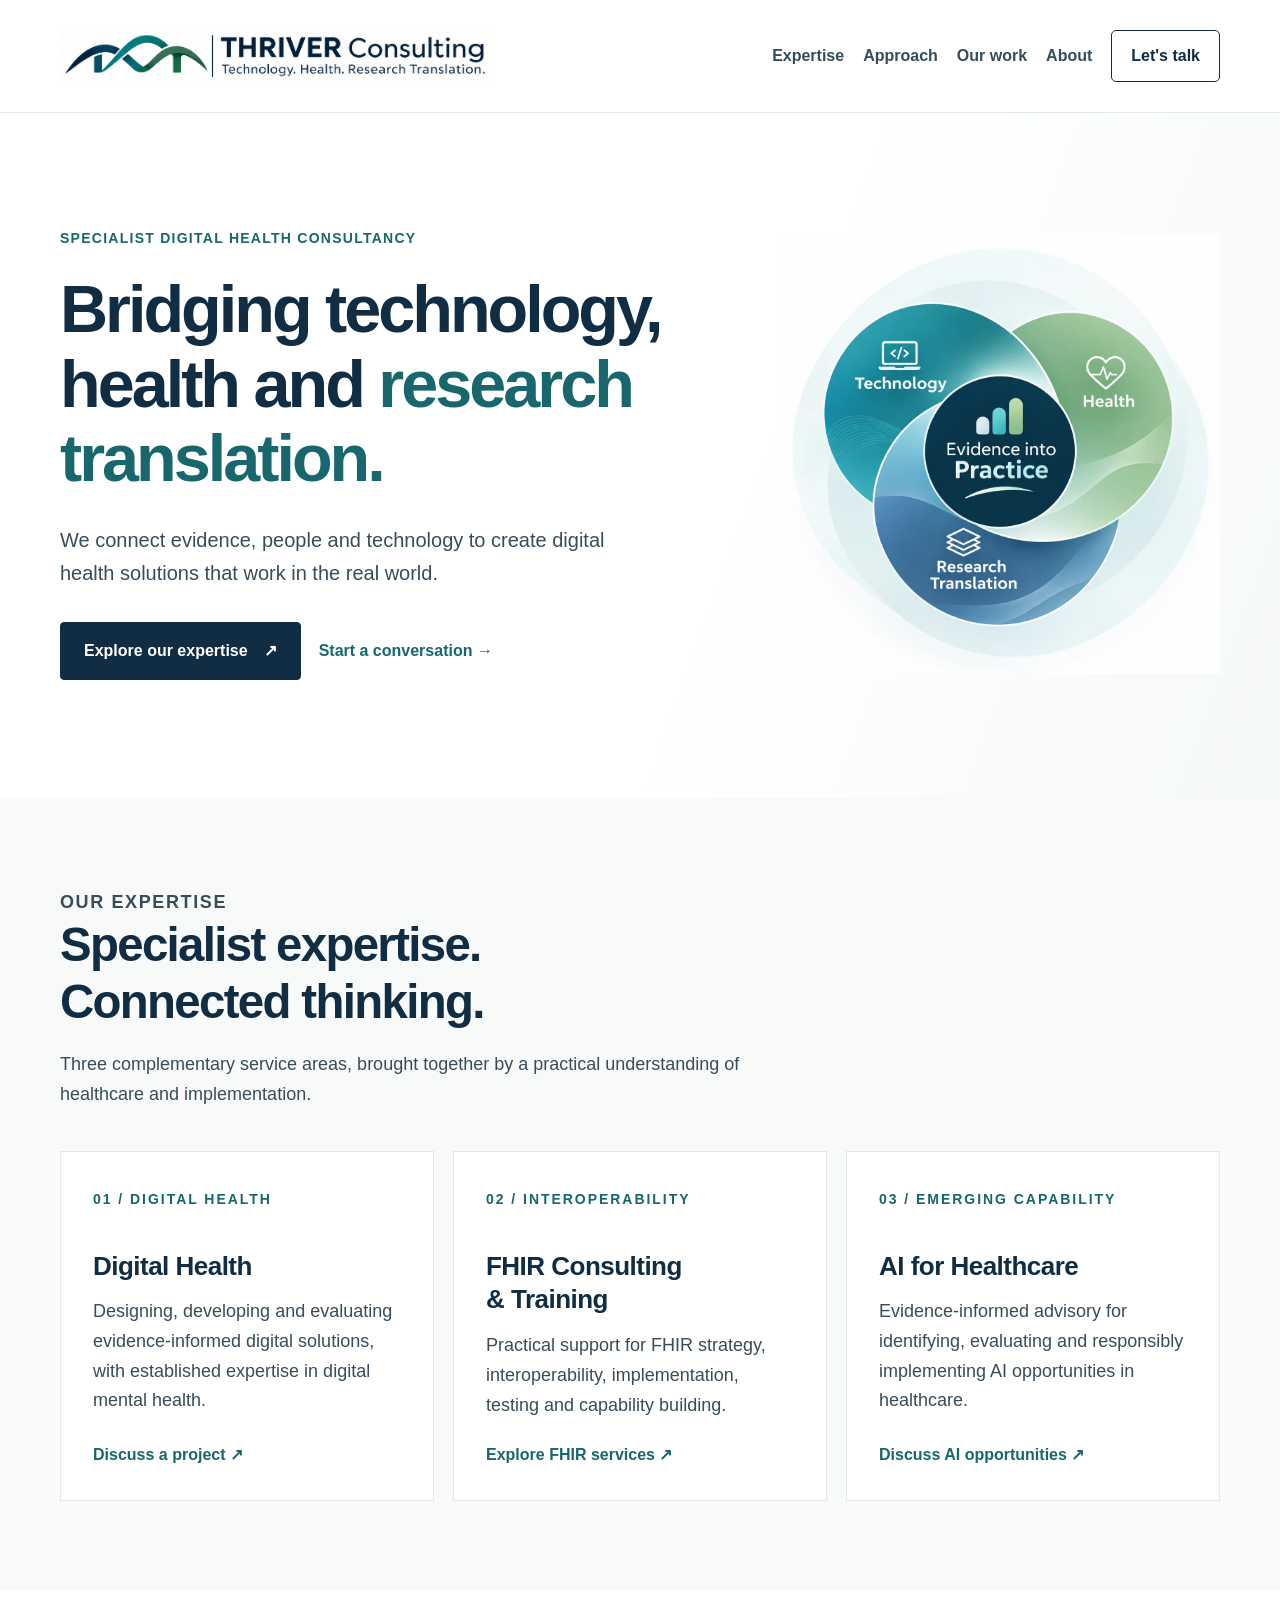
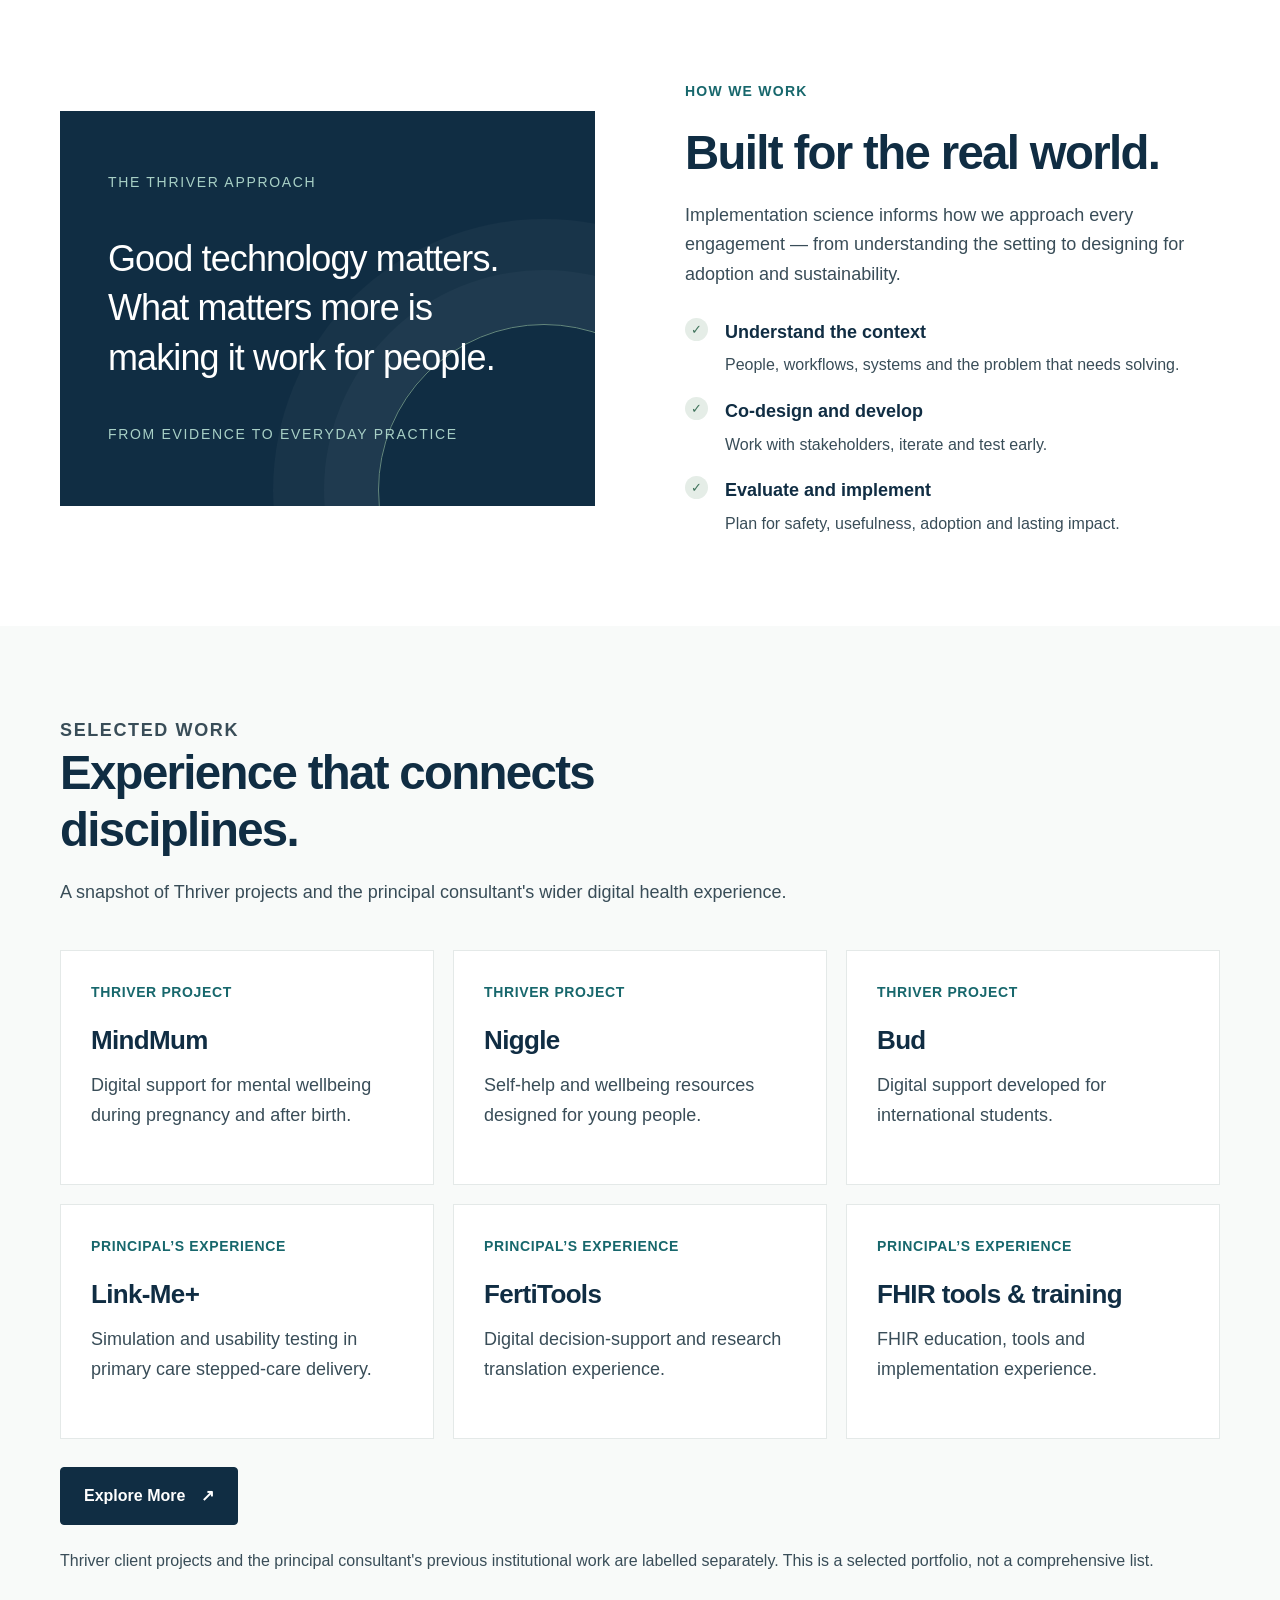
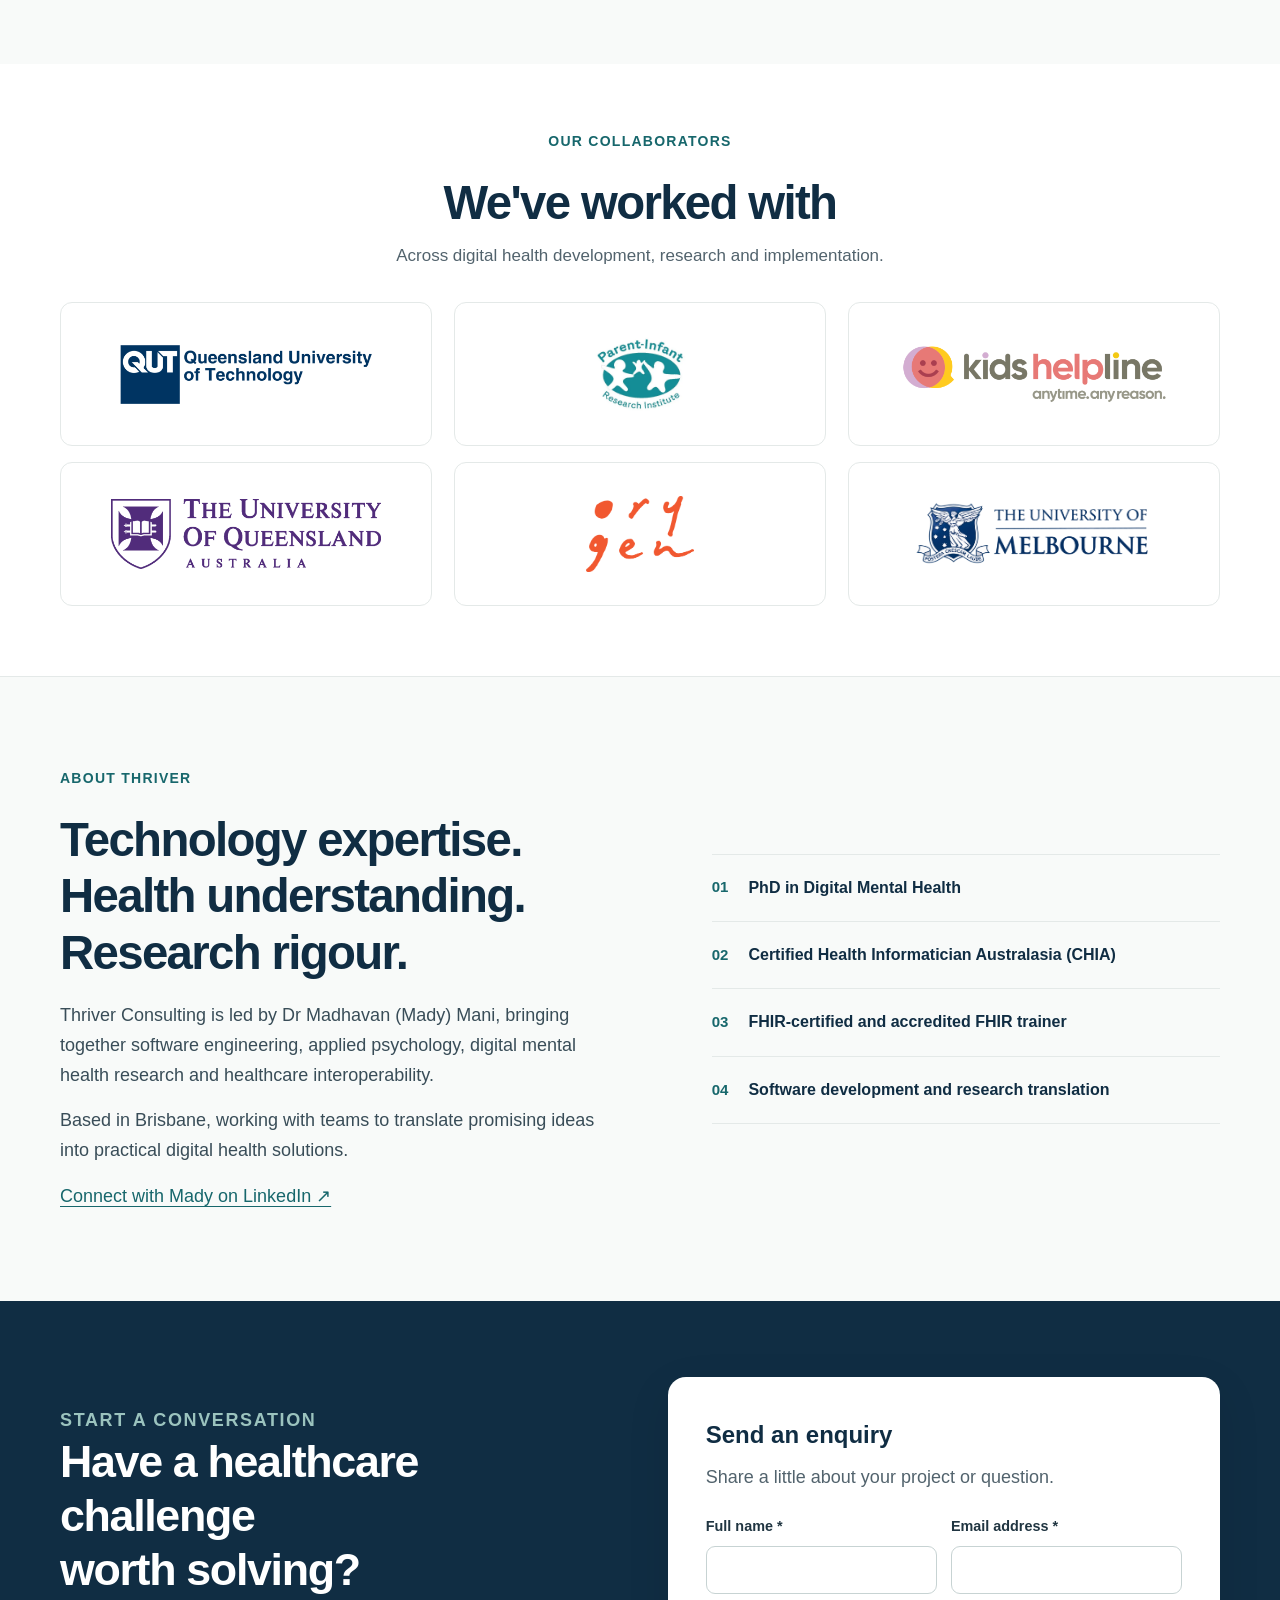
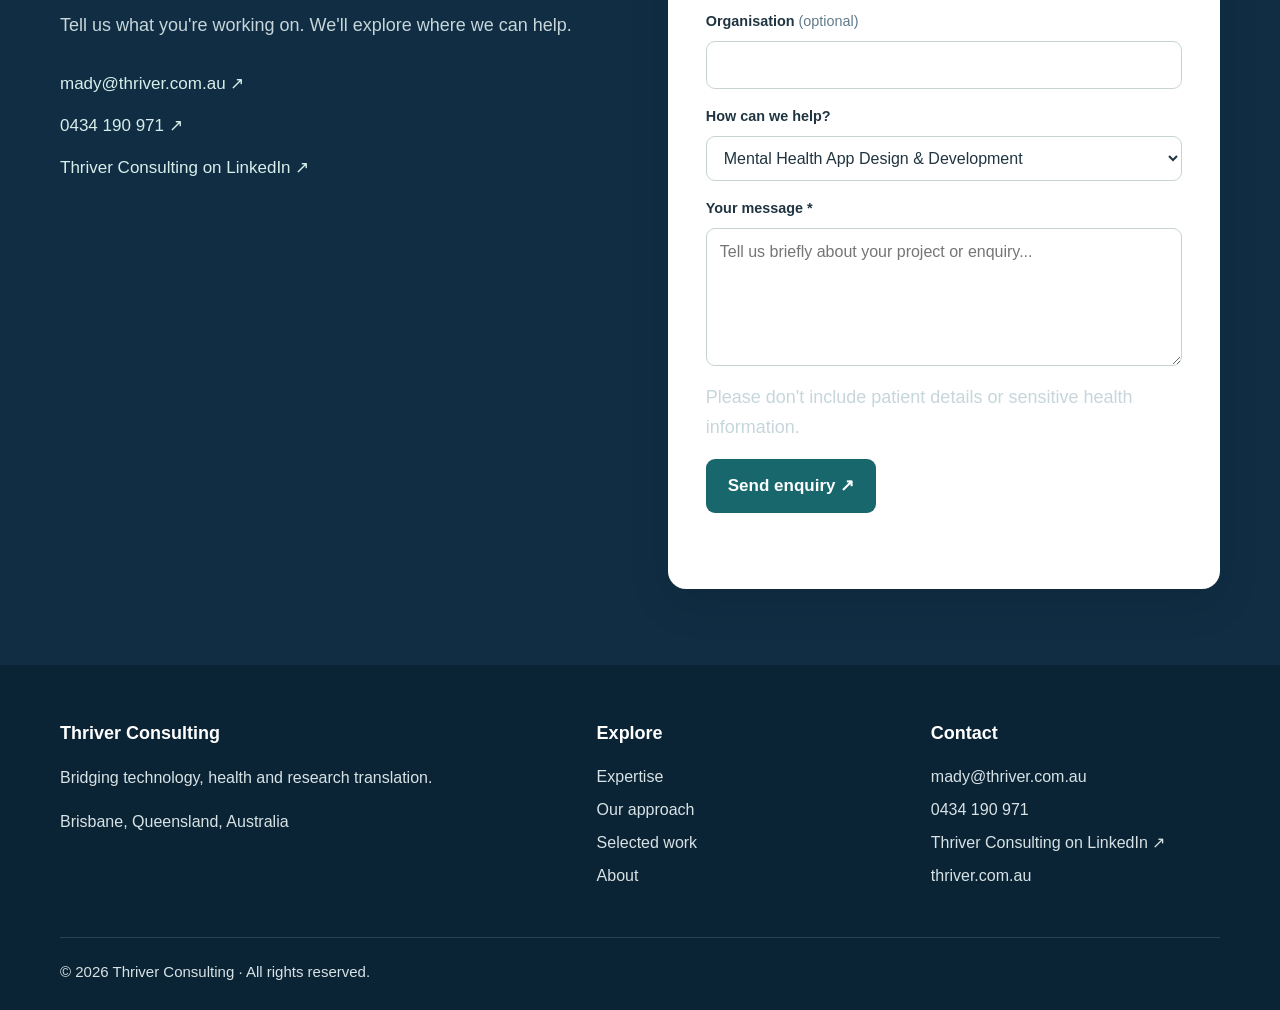
<file: index.html>
<!doctype html>
<html lang="en"><head><meta charset="utf-8"><meta name="viewport" content="width=device-width,initial-scale=1"><meta name="theme-color" content="#102D43"><meta name="description" content="Thriver Consulting bridges technology, health and research translation through digital health, FHIR consulting and AI for healthcare."><title>Thriver Consulting — Technology. Health. Research Translation.</title><link rel="icon" href="assets/favicon.png"><link rel="stylesheet" href="design-system.css"></head><body>
<header class="header" id="site-header"><div class="wrap header-in"><a class="brand" href="#home" aria-label="Thriver Consulting home"><img src="assets/logo-long-header.png" alt="Thriver Consulting — Technology. Health. Research Translation."></a><nav class="nav" aria-label="Main navigation"><a href="#services">Expertise</a><a href="#approach">Approach</a><a href="#work">Our work</a><a href="#about">About</a><a class="contact-link" href="#contact">Let's talk</a></nav><button type="button" class="menu" id="menu" aria-label="Toggle menu" aria-expanded="false" aria-controls="mobile">☰</button></div><nav class="mobile" id="mobile" aria-label="Mobile navigation"><a href="#services">Expertise</a><a href="#approach">Approach</a><a href="#work">Our work</a><a href="#about">About</a><a href="#contact">Let's talk</a></nav></header>
<main id="home"><section class="hero"><div class="wrap hero-in"><div><p class="eyebrow">Specialist digital health consultancy</p><h1>Bridging technology, health and <span>research translation.</span></h1><p class="lead">We connect evidence, people and technology to create digital health solutions that work in the real world.</p><div class="hero-actions"><a class="btn" href="#services">Explore our expertise <span aria-hidden="true">↗</span></a><a class="textlink" href="#contact">Start a conversation →</a></div></div><div class="art hero-graphic" role="img" aria-label="Technology, Health and Research Translation working together to turn evidence into practice"><img src="assets/thriver-hero-evidence-into-practice.webp" alt="" width="1536" height="1536" decoding="async" fetchpriority="high"></div></div></section>
<section class="section alt" id="services"><div class="wrap"><div class="section-heading"><p class="eyebrow">Our expertise</p><h2>Specialist expertise.<br>Connected thinking.</h2><p>Three complementary service areas, brought together by a practical understanding of healthcare and implementation.</p></div><div class="services"><article class="service"><div class="num">01 / DIGITAL HEALTH</div><h3>Digital Health</h3><p>Designing, developing and evaluating evidence-informed digital solutions, with established expertise in digital mental health.</p><a href="mailto:mady@thriver.com.au?subject=Digital%20Health%20enquiry">Discuss a project ↗</a></article><article class="service"><div class="num">02 / INTEROPERABILITY</div><h3>FHIR Consulting<br>&amp; Training</h3><p>Practical support for FHIR strategy, interoperability, implementation, testing and capability building.</p><a href="mailto:mady@thriver.com.au?subject=FHIR%20Consulting%20and%20Training">Explore FHIR services ↗</a></article><article class="service"><div class="num">03 / EMERGING CAPABILITY</div><h3>AI for Healthcare</h3><p>Evidence-informed advisory for identifying, evaluating and responsibly implementing AI opportunities in healthcare.</p><a href="mailto:mady@thriver.com.au?subject=AI%20for%20Healthcare">Discuss AI opportunities ↗</a></article></div></div></section>
<section class="section" id="approach"><div class="wrap approach"><div class="approach-visual"><small>The Thriver approach</small><p>Good technology matters.<br>What matters more is making it work for people.</p><small>From evidence to everyday practice</small></div><div><p class="eyebrow">How we work</p><h2>Built for the real world.</h2><p class="copy">Implementation science informs how we approach every engagement — from understanding the setting to designing for adoption and sustainability.</p><div class="principles"><div class="principle"><i>✓</i><div><b>Understand the context</b><p>People, workflows, systems and the problem that needs solving.</p></div></div><div class="principle"><i>✓</i><div><b>Co-design and develop</b><p>Work with stakeholders, iterate and test early.</p></div></div><div class="principle"><i>✓</i><div><b>Evaluate and implement</b><p>Plan for safety, usefulness, adoption and lasting impact.</p></div></div></div></div></div></section>
<section class="section alt" id="work"><div class="wrap"><div class="section-heading"><p class="eyebrow">Selected work</p><h2>Experience that connects disciplines.</h2><p>A snapshot of Thriver projects and the principal consultant's wider digital health experience.</p></div><div class="work"><article class="project"><span class="label">Thriver project</span><h3>MindMum</h3><p>Digital support for mental wellbeing during pregnancy and after birth.</p></article><article class="project"><span class="label">Thriver project</span><h3>Niggle</h3><p>Self-help and wellbeing resources designed for young people.</p></article><article class="project"><span class="label">Thriver project</span><h3>Bud</h3><p>Digital support developed for international students.</p></article><article class="project"><span class="label">Principal’s experience</span><h3>Link-Me+</h3><p>Simulation and usability testing in primary care stepped-care delivery.</p></article><article class="project"><span class="label">Principal’s experience</span><h3>FertiTools</h3><p>Digital decision-support and research translation experience.</p></article><article class="project"><span class="label">Principal’s experience</span><h3>FHIR tools & training</h3><p>FHIR education, tools and implementation experience.</p></article></div><div style="margin-top:28px"><a class="btn" href="work.html">Explore More <span aria-hidden="true">↗</span></a></div><p class="note">Thriver client projects and the principal consultant's previous institutional work are labelled separately. This is a selected portfolio, not a comprehensive list.</p></div></section>
<section class="section collaborators" id="collaborators" aria-labelledby="collaborators-heading"><div class="wrap"><div class="collaborators-intro"><p class="eyebrow">Our collaborators</p><h2 id="collaborators-heading">We've worked with</h2><p>Across digital health development, research and implementation.</p></div><div class="collaborators-grid" aria-label="Organisations we've worked with"><div class="collaborator collaborator-qut"><img src="assets/QUT-logo-MP-1024x276.png" alt="Queensland University of Technology" loading="lazy" decoding="async"></div><div class="collaborator collaborator-piri"><img src="assets/PIRI-Logo-512.webp" alt="Parent-Infant Research Institute" loading="lazy" decoding="async"></div><div class="collaborator collaborator-kids"><img src="assets/Khl-logo.png" alt="Kids Helpline" loading="lazy" decoding="async"></div><div class="collaborator collaborator-uq"><img src="assets/UQ-logo-Purple-rgb-1024x268.png" alt="The University of Queensland" loading="lazy" decoding="async"></div><div class="collaborator collaborator-orygen"><img src="assets/Orygen-logo-orange.png" alt="Orygen" loading="lazy" decoding="async"></div><div class="collaborator collaborator-melb"><img src="assets/Unimelb-logo-transparent.png" alt="The University of Melbourne" loading="lazy" decoding="async"></div></div></div></section>
<section class="section" id="about"><div class="wrap about"><div><p class="eyebrow">About Thriver</p><h2>Technology expertise. Health understanding. Research rigour.</h2><p class="copy">Thriver Consulting is led by Dr Madhavan (Mady) Mani, bringing together software engineering, applied psychology, digital mental health research and healthcare interoperability.</p><p class="copy" style="margin-top:16px">Based in Brisbane, working with teams to translate promising ideas into practical digital health solutions.</p><p class="copy" style="margin-top:16px"><a href="https://www.linkedin.com/in/madhavanmani/" target="_blank" rel="noopener noreferrer" aria-label="Dr Madhavan Mani on LinkedIn">Connect with Mady on LinkedIn ↗</a></p></div><div class="facts"><div class="fact"><span>01</span> PhD in Digital Mental Health</div><div class="fact"><span>02</span> Certified Health Informatician Australasia (CHIA)</div><div class="fact"><span>03</span> FHIR-certified and accredited FHIR trainer</div><div class="fact"><span>04</span> Software development and research translation</div></div></div></section>
<section class="cta" id="contact"><div class="wrap contact-layout"><div class="contact-intro"><p class="eyebrow" style="color:#9BC3BE">Start a conversation</p><h2>Have a healthcare challenge<br>worth solving?</h2><p>Tell us what you're working on. We'll explore where we can help.</p><div class="contact-direct"><a href="mailto:mady@thriver.com.au">mady@thriver.com.au ↗</a><a href="tel:+61434190971">0434 190 971 ↗</a><a href="https://www.linkedin.com/company/thriver-consulting" target="_blank" rel="noopener noreferrer">Thriver Consulting on LinkedIn ↗</a></div></div><div class="contact-form-panel"><h3>Send an enquiry</h3><p>Share a little about your project or question.</p><form id="enquiry-form" action="https://api.web3forms.com/submit" method="POST"><input type="hidden" name="access_key" value="92b0d55f-25f9-4649-b555-566f83d477ac"><input type="hidden" name="subject" value="New enquiry from Thriver Consulting website"><input type="hidden" name="from_name" value="Thriver Consulting website"><div class="form-honeypot" aria-hidden="true"><label for="contact-botcheck">Leave this field empty</label><input id="contact-botcheck" type="checkbox" name="botcheck" tabindex="-1" autocomplete="off"></div><div class="form-row"><div class="form-field"><label for="contact-name">Full name <span aria-hidden="true">*</span></label><input id="contact-name" name="name" type="text" autocomplete="name" required maxlength="120"></div><div class="form-field"><label for="contact-email">Email address <span aria-hidden="true">*</span></label><input id="contact-email" name="email" type="email" autocomplete="email" required maxlength="254"></div></div><div class="form-field"><label for="contact-org">Organisation <span class="optional">(optional)</span></label><input id="contact-org" name="organisation" type="text" autocomplete="organization" maxlength="160"></div><div class="form-field"><label for="contact-topic">How can we help?</label><select id="contact-topic" name="enquiry_type"><option value="Mental Health App Design &amp; Development">Mental Health App Design &amp; Development</option><option value="Digital Health Consulting">Digital Health Consulting</option><option value="FHIR Consulting &amp; Training">FHIR Consulting &amp; Training</option><option value="AI for Healthcare">AI for Healthcare</option><option value="Research Collaboration">Research Collaboration</option><option value="Other Enquiry">Other Enquiry</option></select></div><div class="form-field"><label for="contact-message">Your message <span aria-hidden="true">*</span></label><textarea id="contact-message" name="message" rows="5" required minlength="10" maxlength="5000" placeholder="Tell us briefly about your project or enquiry..."></textarea></div><p class="form-privacy">Please don't include patient details or sensitive health information.</p><button type="submit" class="form-submit" id="enquiry-submit">Send enquiry <span aria-hidden="true">↗</span></button><p id="enquiry-status" class="form-status" role="status" aria-live="polite"></p></form></div></div></section></main>
<footer class="footer"><div class="wrap"><div class="footer-in"><div><h3>Thriver Consulting</h3><p>Bridging technology, health and research translation.</p><p>Brisbane, Queensland, Australia</p></div><div><h3>Explore</h3><a href="#services">Expertise</a><a href="#approach">Our approach</a><a href="#work">Selected work</a><a href="#about">About</a></div><div><h3>Contact</h3><a href="mailto:mady@thriver.com.au">mady@thriver.com.au</a><a href="tel:+61434190971">0434 190 971</a><a href="https://www.linkedin.com/company/thriver-consulting" target="_blank" rel="noopener noreferrer">Thriver Consulting on LinkedIn ↗</a><a href="https://thriver.com.au" target="_blank" rel="noopener">thriver.com.au</a></div></div><div class="foot-bottom">© <span id="year"></span> Thriver Consulting · All rights reserved.</div></div></footer><script>document.getElementById('year').textContent=new Date().getFullYear();const menu=document.getElementById('menu'),mobile=document.getElementById('mobile');menu.addEventListener('click',()=>{const isOpen=mobile.classList.toggle('open');menu.setAttribute('aria-expanded',String(isOpen));menu.textContent=isOpen?'×':'☰';menu.setAttribute('aria-label',isOpen?'Close navigation menu':'Open navigation menu')});mobile.querySelectorAll('a').forEach(a=>a.addEventListener('click',()=>{mobile.classList.remove('open');menu.setAttribute('aria-expanded','false');menu.textContent='☰';menu.setAttribute('aria-label','Open navigation menu')}));document.addEventListener('keydown',e=>{if(e.key==='Escape'&&mobile.classList.contains('open')){mobile.classList.remove('open');menu.setAttribute('aria-expanded','false');menu.setAttribute('aria-label','Open navigation menu');menu.textContent='☰';menu.focus()}});const siteHeader=document.getElementById('site-header');let compact=false;function syncHeader(){const next=window.scrollY>65;if(next!==compact){compact=next;siteHeader.classList.toggle('is-compact',compact)}}window.addEventListener('scroll',syncHeader,{passive:true});syncHeader();</script><script>(function(){const form=document.getElementById('enquiry-form');if(!form)return;const button=document.getElementById('enquiry-submit'),status=document.getElementById('enquiry-status');form.addEventListener('submit',async function(event){event.preventDefault();if(!form.reportValidity())return;button.disabled=true;button.textContent='Sending…';status.textContent='Sending your enquiry…';status.dataset.state='pending';try{const response=await fetch(form.action,{method:'POST',body:new FormData(form),headers:{Accept:'application/json'}});const result=await response.json();if(response.ok&&result.success){status.textContent='Thank you. Your enquiry has been sent successfully.';status.dataset.state='success';form.reset()}else{throw new Error(result.message||'Submission was not accepted')}}catch(error){status.textContent='We couldn’t send your enquiry. Please try again or email mady@thriver.com.au directly.';status.dataset.state='error'}finally{button.disabled=false;button.innerHTML='Send enquiry <span aria-hidden="true">↗</span>'}})})();</script></body></html>
</file>
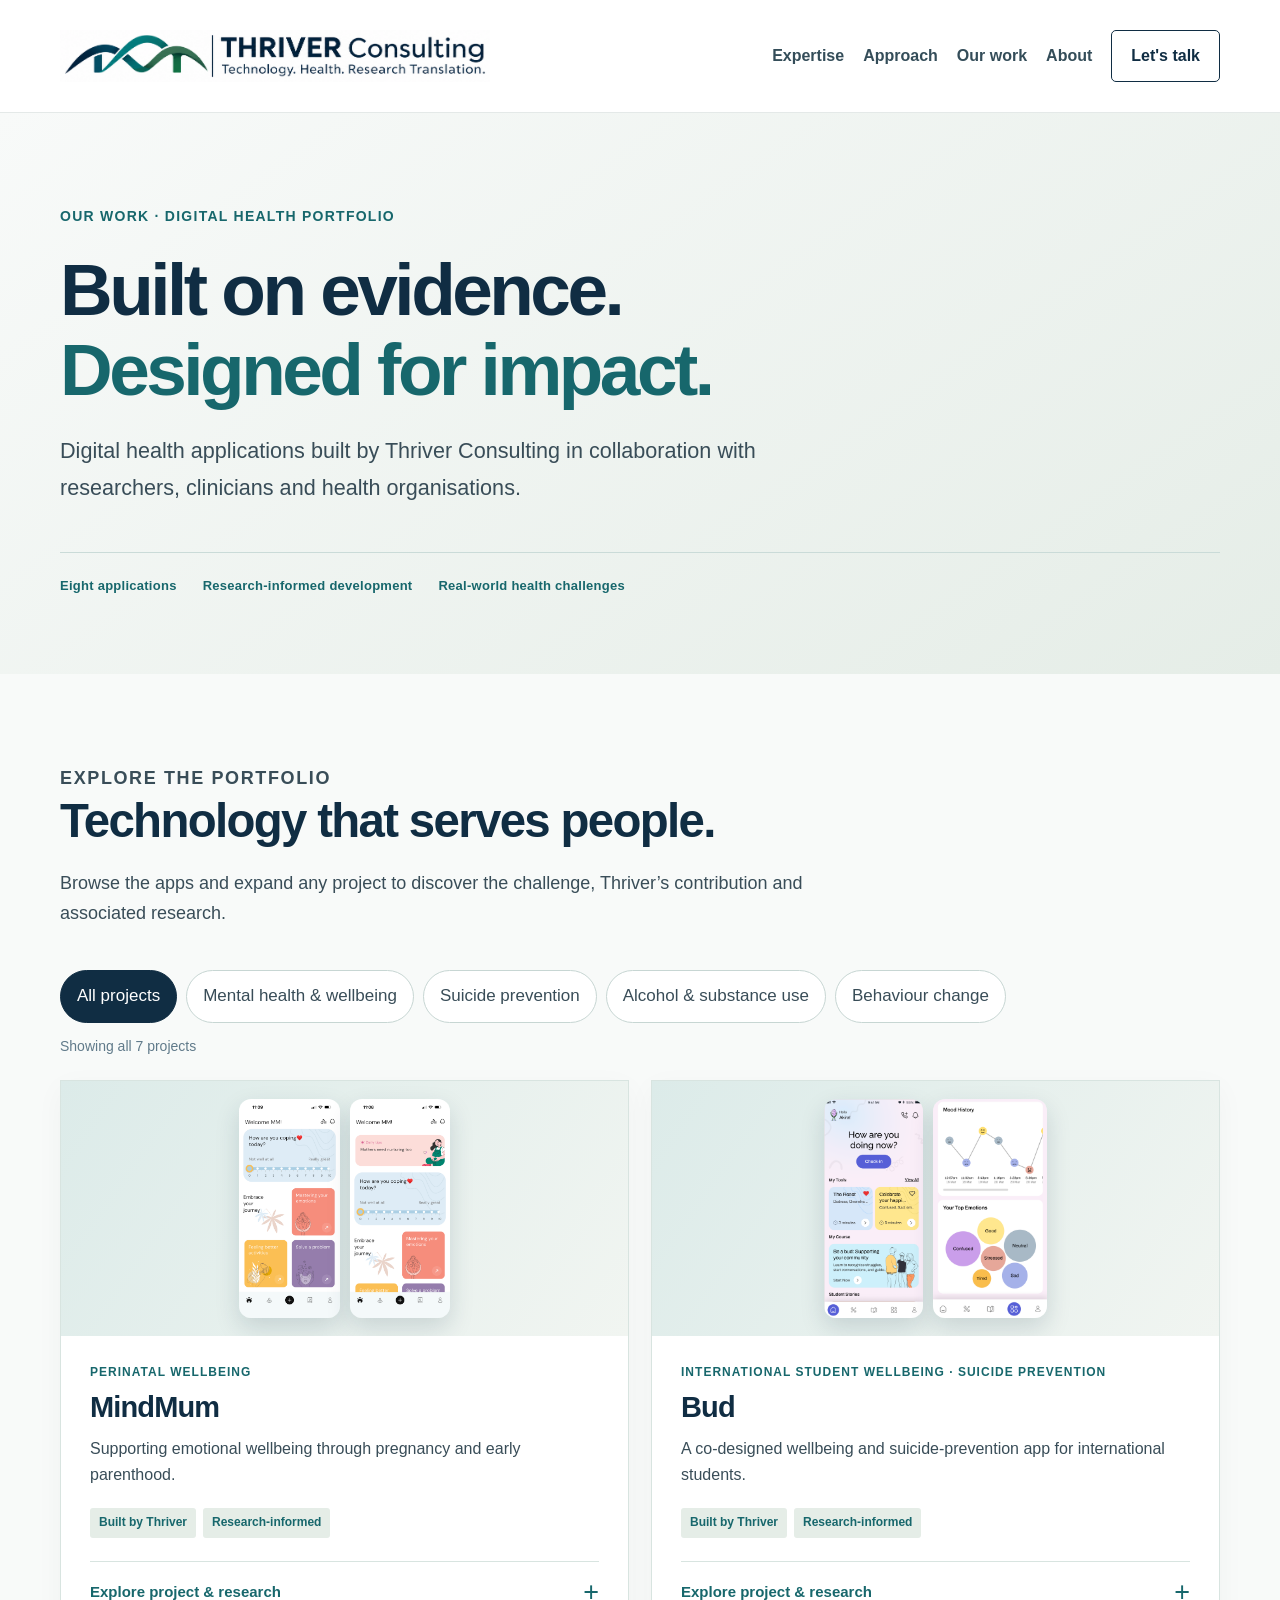
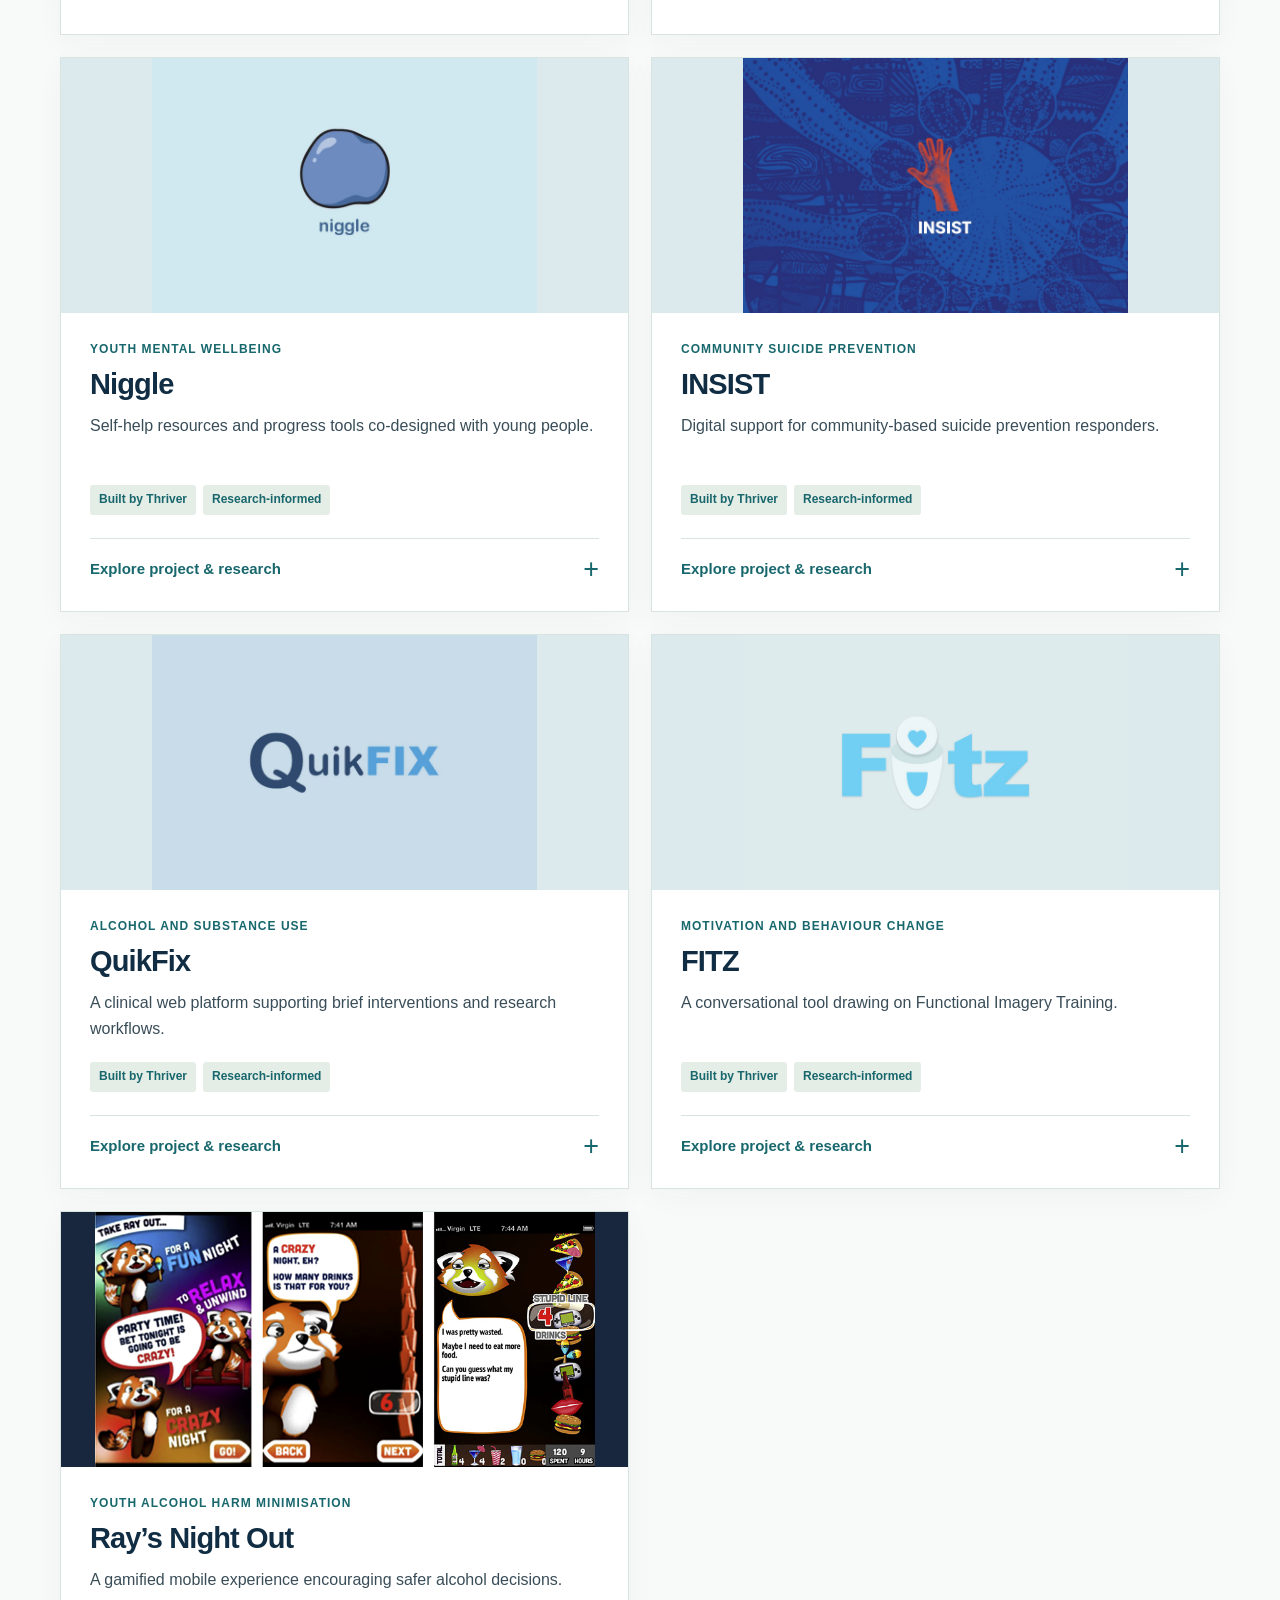
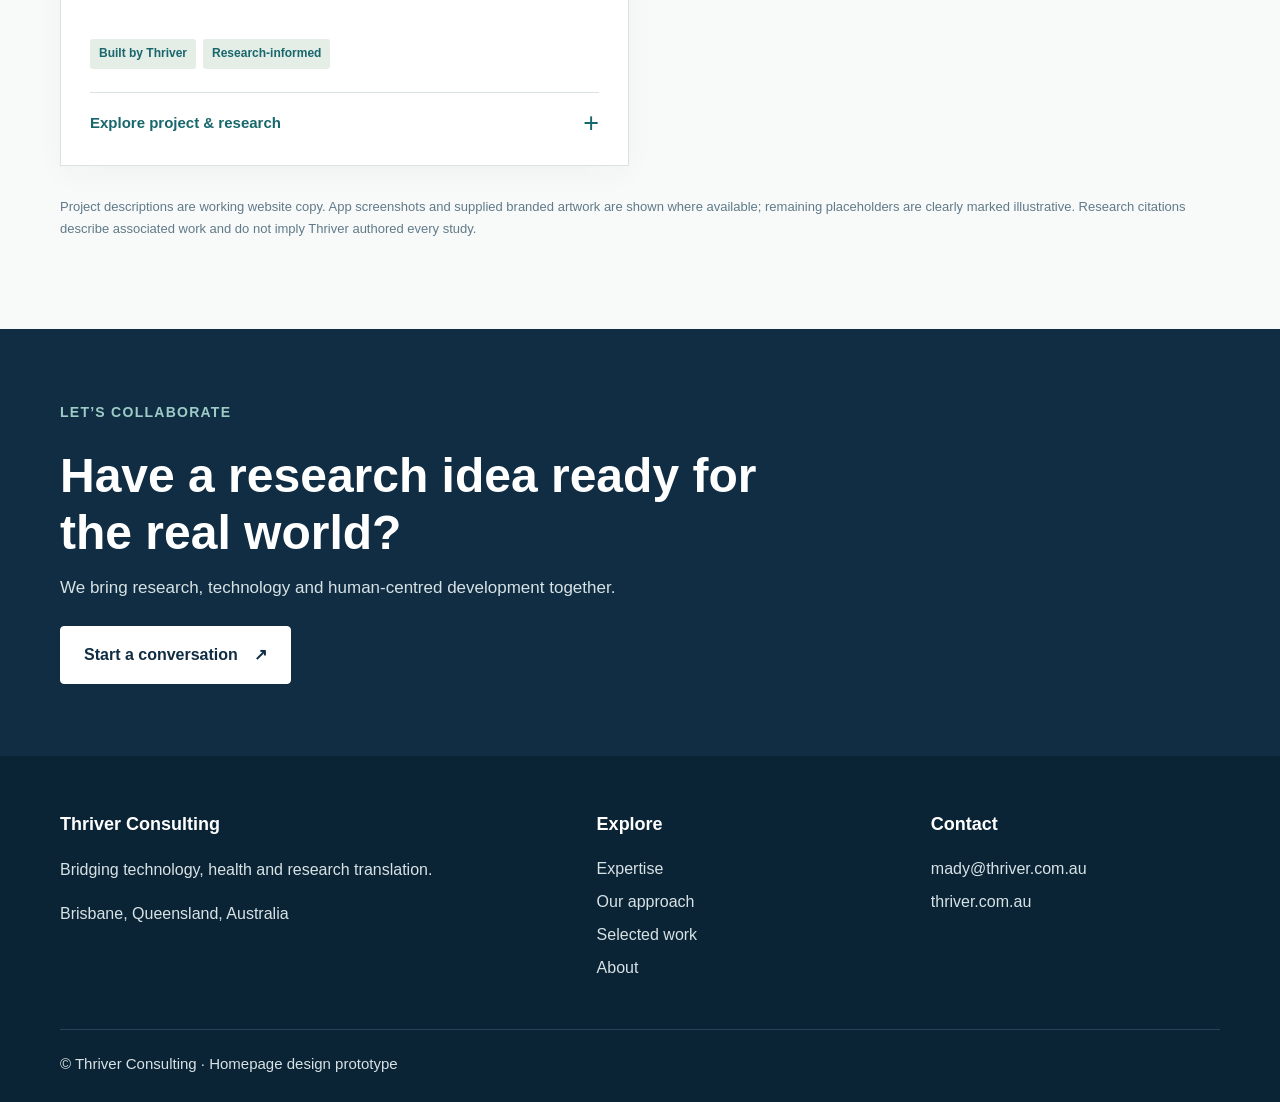
<file: work.html>
<!DOCTYPE html>

<html lang="en"><head><meta charset="utf-8"/><meta content="width=device-width,initial-scale=1" name="viewport"/><meta content="#102D43" name="theme-color"/><meta content="Explore digital health and mental wellbeing apps developed through Thriver Consulting." name="description"/><title>Our Work — Thriver Consulting</title><link href="assets/favicon.png" rel="icon"/><link href="design-system.css" rel="stylesheet"/></head><body>
<header class="header" id="site-header"><div class="wrap header-in"><a aria-label="Thriver Consulting home" class="brand" href="index.html"><img alt="Thriver Consulting — Technology. Health. Research Translation." src="assets/logo-long-header.png"/></a><nav aria-label="Main navigation" class="nav"><a href="index.html#services">Expertise</a><a href="index.html#approach">Approach</a><a href="work.html">Our work</a><a href="index.html#about">About</a><a class="contact-link" href="index.html#contact">Let's talk</a></nav><button aria-controls="mobile" aria-expanded="false" aria-label="Open navigation menu" class="menu" id="menu" type="button">☰</button></div><nav aria-label="Mobile navigation" class="mobile" id="mobile"><a href="index.html#services">Expertise</a><a href="index.html#approach">Approach</a><a href="work.html">Our work</a><a href="index.html#about">About</a><a href="index.html#contact">Let's talk</a></nav></header>
<main><section class="portfolio-hero refined"><div class="wrap"><p class="eyebrow">Our work · Digital health portfolio</p><h1>Built on evidence.<br/><em>Designed for impact.</em></h1><p class="lead">Digital health applications built by Thriver Consulting in collaboration with researchers, clinicians and health organisations.</p><div class="portfolio-hero-rule"><span>Eight applications</span><span>Research-informed development</span><span>Real-world health challenges</span></div></div></section>
<section class="section alt" id="apps"><div class="wrap"><div class="section-heading portfolio-heading"><p class="eyebrow">Explore the portfolio</p><h2>Technology that serves people.</h2><p>Browse the apps and expand any project to discover the challenge, Thriver’s contribution and associated research.</p></div>
<div aria-label="Filter portfolio projects" class="portfolio-tabs" role="group"><button aria-pressed="true" data-filter="all" type="button">All projects</button><button aria-pressed="false" data-filter="mental" type="button">Mental health &amp; wellbeing</button><button aria-pressed="false" data-filter="suicide" type="button">Suicide prevention</button><button aria-pressed="false" data-filter="substance" type="button">Alcohol &amp; substance use</button><button aria-pressed="false" data-filter="behaviour" type="button">Behaviour change</button></div>
<p aria-live="polite" class="filter-status" id="filter-status">Showing all 7 projects</p><div class="expand-grid"><article class="expand-project" data-category="mental" id="app-1">
<div class="expand-project__summary"><div class="expand-project__media"><div class="portfolio-thumb-real"><img alt="MindMum app screen" loading="lazy" src="assets/mindmum-01.png"/><img alt="MindMum app screen" loading="lazy" src="assets/mindmum-02.png"/></div></div><div class="expand-project__intro"><p class="portfolio-kicker">Perinatal wellbeing</p><h3>MindMum</h3><p>Supporting emotional wellbeing through pregnancy and early parenthood.</p><div class="project-tags"><span>Built by Thriver</span><span>Research-informed</span></div><button aria-controls="details-app-1" aria-expanded="false" class="expand-trigger" type="button"><span>Explore project &amp; research</span><span aria-hidden="true" class="expand-indicator">+</span></button></div></div>
<div class="expand-project__details" hidden="" id="details-app-1"><div class="details-grid"><section><h4>The challenge</h4><p>Pregnancy and early parenthood can bring emotional challenges, with a need for accessible, practical and trusted support.</p></section><section><h4>The solution</h4><p>MindMum brings together self-guided wellbeing activities, mood reflection and practical coping resources in a mobile experience.</p></section><section><h4>Thriver’s contribution</h4><p>Thriver Consulting built the app in collaboration with perinatal mental health and research partners. Details of individual releases and development phases will be refined.</p></section><section><h4>Collaborators</h4><p>Parent-Infant Research Institute (PIRI) and perinatal mental health collaborators.</p></section></div><div class="evidence-panel"><div class="evidence-heading"><div><p class="portfolio-kicker">Evidence &amp; research</p><h4>Associated research &amp; publications</h4></div><span class="evidence-count">1 reference</span></div><ul class="publication-list"><li><a href="https://doi.org/10.3390/ijerph22030361" rel="noopener noreferrer" target="_blank">National Implementation of Perinatal Mental Health Treatment—The MumSpace Digital Stepped-Care Model <span aria-hidden="true">↗</span></a><span class="pub-meta">2025 · Related implementation study; includes MindMum reach and context</span></li></ul><p class="evidence-footnote">Publications may be authored by collaborating researchers and may examine the broader intervention rather than the app itself.</p></div><div class="impact-panel"><strong>Research context &amp; findings</strong><p>A 2025 implementation publication reports 14,173 cumulative downloads between 2017 and June 2024, across the project as a whole. This is a historical reach figure, not a claim about current usage.</p></div></div>
</article><article class="expand-project" data-category="mental suicide" id="app-2">
<div class="expand-project__summary"><div class="expand-project__media"><div class="portfolio-thumb-real"><img alt="Bud app screen" loading="lazy" src="assets/bud-01.png"/><img alt="Bud app screen" loading="lazy" src="assets/bud-02.png"/></div></div><div class="expand-project__intro"><p class="portfolio-kicker">International student wellbeing · Suicide prevention</p><h3>Bud</h3><p>A co-designed wellbeing and suicide-prevention app for international students.</p><div class="project-tags"><span>Built by Thriver</span><span>Research-informed</span></div><button aria-controls="details-app-2" aria-expanded="false" class="expand-trigger" type="button"><span>Explore project &amp; research</span><span aria-hidden="true" class="expand-indicator">+</span></button></div></div>
<div class="expand-project__details" hidden="" id="details-app-2"><div class="details-grid"><section><h4>The challenge</h4><p>International students may face isolation, distress and barriers to culturally and contextually appropriate support.</p></section><section><h4>The solution</h4><p>A self-guided app integrating wellbeing check-ins, coping tools, psychoeducation and pathways to support, developed through co-design.</p></section><section><h4>Thriver’s contribution</h4><p>Thriver Consulting built the Bud app, collaborating with the research and co-design team. Research design, trial conduct and analysis were undertaken with research partners.</p></section><section><h4>Collaborators</h4><p>Orygen and collaborating researchers and international student participants.</p></section></div><div class="evidence-panel"><div class="evidence-heading"><div><p class="portfolio-kicker">Evidence &amp; research</p><h4>Associated research &amp; publications</h4></div><span class="evidence-count">3 references</span></div><ul class="publication-list"><li><a href="https://doi.org/10.1016/j.conctc.2025.101578" rel="noopener noreferrer" target="_blank">The Bud App: A protocol for a randomized controlled trial with an internal pilot phase targeting modifiable risk and protective factors for suicide among international students <span aria-hidden="true">↗</span></a><span class="pub-meta">McKay et al. · 2025 · Includes M. Mani</span></li><li><a href="https://doi.org/10.1111/hex.70669" rel="noopener noreferrer" target="_blank">A Pre–Post Study of the Feasibility, Acceptability and Benefits of a Co-Design Approach for the Development of a Digital Suicide Prevention App for International Students <span aria-hidden="true">↗</span></a><span class="pub-meta">Ng et al. · 2026 · Includes M. Mani</span></li><li><a href="https://doi.org/10.1111/sltb.70125" rel="noopener noreferrer" target="_blank">A Randomized Controlled Trial With an Internal Pilot of a Co-Designed App Targeting Upstream Suicide-Related Risk and Protective Factors Among International Students <span aria-hidden="true">↗</span></a><span class="pub-meta">McKay et al. · 2026 · Includes M. Mani</span></li></ul><p class="evidence-footnote">Publications may be authored by collaborating researchers and may examine the broader intervention rather than the app itself.</p></div><div class="impact-panel"><strong>Research context &amp; findings</strong><p>The published randomised trial found the app acceptable and usable, but did not show a statistically superior effect on distress compared with the active comparator at four weeks.</p></div></div>
</article><article class="expand-project" data-category="mental" id="app-3">
<div class="expand-project__summary"><div class="expand-project__media"><div class="portfolio-brand-image"><img alt="Niggle official app branding artwork" loading="lazy" src="assets/Niggle_BG.jpg"/></div></div><div class="expand-project__intro"><p class="portfolio-kicker">Youth mental wellbeing</p><h3>Niggle</h3><p>Self-help resources and progress tools co-designed with young people.</p><div class="project-tags"><span>Built by Thriver</span><span>Research-informed</span></div><button aria-controls="details-app-3" aria-expanded="false" class="expand-trigger" type="button"><span>Explore project &amp; research</span><span aria-hidden="true" class="expand-indicator">+</span></button></div></div>
<div class="expand-project__details" hidden="" id="details-app-3"><div class="details-grid"><section><h4>The challenge</h4><p>Young people benefit from approachable support that reflects their own language, needs and changing wellbeing journeys.</p></section><section><h4>The solution</h4><p>A youth-centred app for recognising wellbeing concerns, exploring curated self-help content and tracking personal progress.</p></section><section><h4>Thriver’s contribution</h4><p>Thriver Consulting built Niggle as part of a collaborative digital health development effort.</p></section><section><h4>Collaborators</h4><p>Kids Helpline / yourtown and university research collaborators.</p></section></div><div class="evidence-panel"><div class="evidence-heading"><div><p class="portfolio-kicker">Evidence &amp; research</p><h4>Associated research &amp; publications</h4></div><span class="evidence-count">2 references</span></div><ul class="publication-list"><li><a href="https://doi.org/10.2196/21085" rel="noopener noreferrer" target="_blank">Development of the Niggle App for Supporting Young People on Their Dynamic Journey to Well-being: Co-design and Qualitative Research Study <span aria-hidden="true">↗</span></a><span class="pub-meta">Stoyanov et al. · 2021 · Related research; M. Mani not listed as an author</span></li><li><span class="pub-title">Niggle: A digital health and wellbeing app for young people</span><span class="pub-meta">Zelenko et al. · 2019 · Digital research output; includes M. Mani · Link pending</span></li></ul><p class="evidence-footnote">Publications may be authored by collaborating researchers and may examine the broader intervention rather than the app itself.</p></div><div class="impact-panel"><strong>Research context &amp; findings</strong><p>Published co-design research describes participatory work with 25 young people aged 12–25. The paper describes the research process, not a clinical effectiveness trial.</p></div></div>
</article><article class="expand-project" data-category="suicide mental" id="app-4">
<div class="expand-project__summary"><div class="expand-project__media"><div class="portfolio-brand-image"><img alt="INSIST official app branding artwork" loading="lazy" src="assets/INSIST_BG.jpg"/></div></div><div class="expand-project__intro"><p class="portfolio-kicker">Community suicide prevention</p><h3>INSIST</h3><p>Digital support for community-based suicide prevention responders.</p><div class="project-tags"><span>Built by Thriver</span><span>Research-informed</span></div><button aria-controls="details-app-4" aria-expanded="false" class="expand-trigger" type="button"><span>Explore project &amp; research</span><span aria-hidden="true" class="expand-indicator">+</span></button></div></div>
<div class="expand-project__details" hidden="" id="details-app-4"><div class="details-grid"><section><h4>The challenge</h4><p>Suicide-prevention responders need accessible resources and support that are appropriate to their community contexts.</p></section><section><h4>The solution</h4><p>A mobile companion to culturally responsive gatekeeper training, supporting continued access to relevant information and resources.</p></section><section><h4>Thriver’s contribution</h4><p>Thriver Consulting built the INSIST app with project and research partners.</p></section><section><h4>Collaborators</h4><p>Community and suicide-prevention research collaborators; preferred partner acknowledgements to confirm.</p></section></div><div class="evidence-panel"><div class="evidence-heading"><div><p class="portfolio-kicker">Evidence &amp; research</p><h4>Associated research &amp; publications</h4></div><span class="evidence-count">1 reference</span></div><ul class="publication-list"><li><a href="https://doi.org/10.1016/j.socscimed.2020.113015" rel="noopener noreferrer" target="_blank">How can mobile applications support suicide prevention gatekeepers in Australian Indigenous communities? <span aria-hidden="true">↗</span></a><span class="pub-meta">Brown et al. · 2020 · Related participatory research</span></li></ul><p class="evidence-footnote">Publications may be authored by collaborating researchers and may examine the broader intervention rather than the app itself.</p></div><div class="impact-panel"><strong>Research context &amp; findings</strong><p>Related participatory research explores how apps can support suicide-prevention gatekeepers in Aboriginal and Torres Strait Islander communities. It should not be presented as a direct evaluation of every INSIST feature.</p></div></div>
</article><article class="expand-project" data-category="substance behaviour" id="app-5">
<div class="expand-project__summary"><div class="expand-project__media"><div class="portfolio-brand-image"><img alt="QuikFix official app branding artwork" loading="lazy" src="assets/Quickfix_BG.jpg"/></div></div><div class="expand-project__intro"><p class="portfolio-kicker">Alcohol and substance use</p><h3>QuikFix</h3><p>A clinical web platform supporting brief interventions and research workflows.</p><div class="project-tags"><span>Built by Thriver</span><span>Research-informed</span></div><button aria-controls="details-app-5" aria-expanded="false" class="expand-trigger" type="button"><span>Explore project &amp; research</span><span aria-hidden="true" class="expand-indicator">+</span></button></div></div>
<div class="expand-project__details" hidden="" id="details-app-5"><div class="details-grid"><section><h4>The challenge</h4><p>Brief, evidence-informed substance-use interventions need practical delivery and research support tools.</p></section><section><h4>The solution</h4><p>A web application supporting structured intervention delivery and associated clinical research workflows.</p></section><section><h4>Thriver’s contribution</h4><p>Thriver Consulting built the QuikFix software platform. Earlier research into the broader QuikFix intervention should be distinguished from the software build.</p></section><section><h4>Collaborators</h4><p>University and clinical research collaborators.</p></section></div><div class="evidence-panel"><div class="evidence-heading"><div><p class="portfolio-kicker">Evidence &amp; research</p><h4>Associated research &amp; publications</h4></div><span class="evidence-count">3 references</span></div><ul class="publication-list"><li><a href="https://doi.org/10.1159/000341921" rel="noopener noreferrer" target="_blank">QuikFix: A randomised controlled trial of an enhanced brief motivational interviewing (BMI) intervention for alcohol/cannabis and psychological distress in young people <span aria-hidden="true">↗</span></a><span class="pub-meta">Hides et al. · 2013 · Related intervention research</span></li><li><a href="https://doi.org/10.1111/add.15146" rel="noopener noreferrer" target="_blank">Telephone-based motivational interviewing enhanced with individualised personality-specific coping skills training for young people with alcohol-related injuries and illnesses accessing emergency or rest/recovery services: a randomized controlled trial (QuikFix) <span aria-hidden="true">↗</span></a><span class="pub-meta">Hides et al. · 2021 · Related intervention research</span></li><li><a href="https://quikfix.psy.uq.edu.au/about/our-research" rel="noopener noreferrer" target="_blank">QuikFix research publications <span aria-hidden="true">↗</span></a><span class="pub-meta">Project research bibliography</span></li></ul><p class="evidence-footnote">Publications may be authored by collaborating researchers and may examine the broader intervention rather than the app itself.</p></div><div class="impact-panel"><strong>Research context &amp; findings</strong><p>A body of published research addresses QuikFix interventions. These studies are associated with the broader program and do not necessarily evaluate the web application itself.</p></div></div>
</article><article class="expand-project" data-category="behaviour mental" id="app-6">
<div class="expand-project__summary"><div class="expand-project__media"><div class="portfolio-brand-image"><img alt="FITZ official app branding artwork" loading="lazy" src="assets/FItz_BG.jpg"/></div></div><div class="expand-project__intro"><p class="portfolio-kicker">Motivation and behaviour change</p><h3>FITZ</h3><p>A conversational tool drawing on Functional Imagery Training.</p><div class="project-tags"><span>Built by Thriver</span><span>Research-informed</span></div><button aria-controls="details-app-6" aria-expanded="false" class="expand-trigger" type="button"><span>Explore project &amp; research</span><span aria-hidden="true" class="expand-indicator">+</span></button></div></div>
<div class="expand-project__details" hidden="" id="details-app-6"><div class="details-grid"><section><h4>The challenge</h4><p>Maintaining motivation and translating goals into action can be difficult without timely, practical support.</p></section><section><h4>The solution</h4><p>A chatbot-style tool to help people practise motivational imagery, clarify goals and revisit progress.</p></section><section><h4>Thriver’s contribution</h4><p>Thriver Consulting built the FITZ app. Specific releases and links to external FIT research will be confirmed before publishing definitive claims.</p></section><section><h4>Collaborators</h4><p>Behaviour-change researchers and project collaborators.</p></section></div><div class="evidence-panel"><div class="evidence-heading"><div><p class="portfolio-kicker">Evidence &amp; research</p><h4>Associated research &amp; publications</h4></div><span class="evidence-count">1 reference</span></div><ul class="publication-list"><li><a href="https://blogs.plymouth.ac.uk/wp-content/uploads/sites/66/2018/10/Functional-Imagery-Training-FAQs.pdf" rel="noopener noreferrer" target="_blank">Functional Imagery Training — background and Fitz app description <span aria-hidden="true">↗</span></a><span class="pub-meta">University of Plymouth · 2018 · Background document; product identity to confirm</span></li></ul><p class="evidence-footnote">Publications may be authored by collaborating researchers and may examine the broader intervention rather than the app itself.</p></div><div class="impact-panel"><strong>Research context &amp; findings</strong><p>Functional Imagery Training provides the intervention foundation; a specific FITZ app trial has not yet been confirmed in the research dossier.</p></div></div>
</article><article class="expand-project" data-category="substance behaviour" id="app-7">
<div class="expand-project__summary"><div class="expand-project__media"><div class="portfolio-brand-image portfolio-ray-image"><img alt="Three original Ray’s Night Out app screens showing the red panda character, drink tracking and feedback" loading="lazy" src="assets/rays-night-out-enhanced.jpg"/></div></div><div class="expand-project__intro"><p class="portfolio-kicker">Youth alcohol harm minimisation</p><h3>Ray’s Night Out</h3><p>A gamified mobile experience encouraging safer alcohol decisions.</p><div class="project-tags"><span>Built by Thriver</span><span>Research-informed</span></div><button aria-controls="details-app-7" aria-expanded="false" class="expand-trigger" type="button"><span>Explore project &amp; research</span><span aria-hidden="true" class="expand-indicator">+</span></button></div></div>
<div class="expand-project__details" hidden="" id="details-app-7"><div class="details-grid"><section><h4>The challenge</h4><p>Young people need engaging and relatable information about drinking risks and harm minimisation.</p></section><section><h4>The solution</h4><p>A game-like app following the character Ray through a virtual night out, with drinking goals and practical harm-minimisation prompts.</p></section><section><h4>Thriver’s contribution</h4><p>Thriver Consulting built the app, as confirmed by the company founder. Project timeline and precise development scope can be added later.</p></section><section><h4>Collaborators</h4><p>Youth alcohol and behaviour-change research collaborators.</p></section></div><div class="evidence-panel"><div class="evidence-heading"><div><p class="portfolio-kicker">Evidence &amp; research</p><h4>Associated research &amp; publications</h4></div><span class="evidence-count">2 references</span></div><ul class="publication-list"><li><a href="https://research.usc.edu.au/esploro/outputs/journalArticle/Initial-prototype-testing-of-Rays-Night/99506305802621" rel="noopener noreferrer" target="_blank">Initial prototype testing of Ray’s Night Out: A new mobile app targeting risky drinking in young people <span aria-hidden="true">↗</span></a><span class="pub-meta">Pocuca et al. · 2016 · Prototype research</span></li><li><a href="https://pubmed.ncbi.nlm.nih.gov/28992580/" rel="noopener noreferrer" target="_blank">Efficacy and outcomes of a mobile app targeting alcohol use in young people <span aria-hidden="true">↗</span></a><span class="pub-meta">2017 · Randomised trial; related app evaluation</span></li></ul><p class="evidence-footnote">Publications may be authored by collaborating researchers and may examine the broader intervention rather than the app itself.</p></div><div class="impact-panel"><strong>Research context &amp; findings</strong><p>A trial involving 197 young people reported improved alcohol knowledge but no between-group difference in alcohol use or related problems.</p></div></div>
</article></div><p class="portfolio-disclaimer">Project descriptions are working website copy. App screenshots and supplied branded artwork are shown where available; remaining placeholders are clearly marked illustrative. Research citations describe associated work and do not imply Thriver authored every study.</p></div></section>
<section class="portfolio-close"><div class="wrap"><p class="eyebrow">Let’s collaborate</p><h2>Have a research idea ready for the real world?</h2><p>We bring research, technology and human-centred development together.</p><a class="btn" href="mailto:mady@thriver.com.au?subject=Digital%20health%20collaboration">Start a conversation <span aria-hidden="true">↗</span></a></div></section></main><footer class="footer"><div class="wrap"><div class="footer-in"><div><h3>Thriver Consulting</h3><p>Bridging technology, health and research translation.</p><p>Brisbane, Queensland, Australia</p></div><div><h3>Explore</h3><a href="index.html#services">Expertise</a><a href="index.html#approach">Our approach</a><a href="work.html">Selected work</a><a href="index.html#about">About</a></div><div><h3>Contact</h3><a href="mailto:mady@thriver.com.au">mady@thriver.com.au</a><a href="https://thriver.com.au" rel="noopener" target="_blank">thriver.com.au</a></div></div><div class="foot-bottom">© <span id="year"></span> Thriver Consulting · Homepage design prototype</div></div></footer><script>
const menu=document.getElementById('menu'),mobile=document.getElementById('mobile');
menu.addEventListener('click',()=>{const opened=mobile.classList.toggle('open');menu.setAttribute('aria-expanded',String(opened));menu.setAttribute('aria-label',opened?'Close navigation menu':'Open navigation menu');menu.textContent=opened?'×':'☰';});
mobile.querySelectorAll('a').forEach(a=>a.addEventListener('click',()=>{mobile.classList.remove('open');menu.setAttribute('aria-expanded','false');menu.textContent='☰';}));
document.addEventListener('keydown',e=>{if(e.key==='Escape'){if(mobile.classList.contains('open')){mobile.classList.remove('open');menu.setAttribute('aria-expanded','false');menu.textContent='☰';menu.focus();}}});
const siteHeader=document.getElementById('site-header');function syncHeader(){siteHeader.classList.toggle('is-compact',window.scrollY>65)}window.addEventListener('scroll',syncHeader,{passive:true});syncHeader();
const cards=[...document.querySelectorAll('.expand-project')];const status=document.getElementById('filter-status');
document.querySelectorAll('[data-filter]').forEach(b=>b.addEventListener('click',()=>{const filter=b.dataset.filter;let count=0;document.querySelectorAll('[data-filter]').forEach(x=>x.setAttribute('aria-pressed',String(x===b)));cards.forEach(c=>{const show=filter==='all'||c.dataset.category.split(' ').includes(filter);c.hidden=!show;if(show)count++});status.textContent=filter==='all'?`Showing all ${count} projects`:`Showing ${count} matching project${count===1?'':'s'}`;}));
cards.forEach(c=>{const b=c.querySelector('.expand-trigger'),d=c.querySelector('.expand-project__details');b.addEventListener('click',()=>{const open=b.getAttribute('aria-expanded')!=='true';b.setAttribute('aria-expanded',String(open));d.hidden=!open;b.querySelector('.expand-indicator').textContent=open?'−':'+';b.querySelector('span').textContent=open?'Hide project details':'Explore project & research';});});
</script></body></html>
</file>
<file: design-system.css>
/* THRIVER DESIGN SYSTEM 1.0 — approved V5 palette and responsive foundations */
:root{
 --color-navy:#102D43;--color-teal:#17676C;--color-forest:#3F735B;
 --color-soft-teal:#DCEBE9;--color-sage:#E5EDE7;--color-slate-blue:#607A8A;
 --color-muted-teal:#699A98;--color-white:#FFFFFF;--color-paper:#F8FAF9;
 --color-border:#E4E9E8;--color-slate-grey:#52636D;--color-ink:#203541;
 --color-body:#394D58;--color-focus:#17676C;
 --font-family:'Avenir Next',Avenir,'Nunito Sans',Arial,sans-serif;
 --text-xs:0.875rem;--text-sm:1rem;--text-body:1.125rem;--text-lead:1.25rem;
 --text-h3:clamp(1.375rem,2.2vw,1.625rem);
 --text-h2:clamp(2rem,3.7vw,3.0625rem);
 --text-h1:clamp(2.5rem,5.2vw,4.5625rem);
 --leading-body:1.65;--leading-heading:1.17;
 --space-1:0.25rem;--space-2:0.5rem;--space-3:0.75rem;--space-4:1rem;
 --space-6:1.5rem;--space-8:2rem;--space-12:3rem;--space-16:4rem;
 --radius-sm:4px;--radius-md:6px;--container-max:1160px;
 --section-space:clamp(4.25rem,7vw,6.5rem);
 --header-height:112px;--header-compact-height:68px;
}

:root{--navy:#102D43;--teal:#17676C;--green:#3F735B;--mist:#DCEBE9;--sage:#E5EDE7;--slate:#607A8A;--muted:#52636D;--line:#E4E9E8;--paper:#F8FAF9;--ink:#203541;--font:'Avenir Next',Avenir,'Nunito Sans',Arial,sans-serif}*{box-sizing:border-box}html{scroll-behavior:smooth}body{margin:0;background:#fff;color:var(--navy);font-family:var(--font);-webkit-font-smoothing:antialiased}a{color:inherit;text-decoration:none}button{font:inherit}.wrap{width:min(1160px,calc(100% - 56px));margin:auto}.header{position:sticky;top:0;z-index:20;background:rgba(255,255,255,.96);backdrop-filter:blur(16px);border-bottom:1px solid var(--line)}.header-in{display:flex;align-items:center;justify-content:space-between;min-height:98px;gap:24px}.brand{display:block;width:275px;height:80px;overflow:hidden;flex:none}.brand img{width:100%;height:100%;object-fit:contain}.nav{display:flex;align-items:center;gap:30px}.nav a{font-size:13px;font-weight:600;color:#344D59}.nav a:hover,.textlink:hover{color:var(--teal)}.nav .contact-link{border:1px solid var(--navy);border-radius:5px;padding:12px 19px;color:var(--navy)}.nav .contact-link:hover{background:var(--navy);color:#fff}.menu{display:none;background:none;border:0;font-size:27px;color:var(--navy);cursor:pointer}.mobile{display:none}.hero{background:linear-gradient(110deg,#fff 0%,#fff 58%,#F5F9F7 100%);overflow:hidden}.hero-in{display:grid;grid-template-columns:1.2fr .8fr;gap:60px;align-items:center;padding:114px 0 118px}.eyebrow{font-size:11px;letter-spacing:.22em;text-transform:uppercase;color:var(--teal);font-weight:800;margin:0 0 22px}.hero h1{font-size:clamp(43px,5.2vw,73px);line-height:1.12;letter-spacing:-.045em;font-weight:600;max-width:800px;margin:0 0 28px}.hero h1 span{color:var(--teal)}.lead{font-size:18px;line-height:1.8;color:var(--muted);max-width:575px;margin:0 0 32px}.btn{display:inline-flex;align-items:center;justify-content:center;gap:16px;padding:15px 23px;background:var(--navy);color:white;font-size:13px;font-weight:700;border:1px solid var(--navy);border-radius:4px;transition:.2s}.btn:hover{background:var(--teal);border-color:var(--teal);transform:translateY(-1px)}.textlink{font-size:13px;font-weight:700;color:var(--teal);margin-left:23px}.art{height:425px;position:relative;display:flex;align-items:center;justify-content:center}.art:before{content:'';width:345px;height:345px;border:1px solid #D6E5E1;border-radius:50%;position:absolute;box-shadow:0 0 0 48px #E5EDE744,0 0 0 98px #DCEBE933}.art-core{width:250px;height:250px;border-radius:50%;background:var(--navy);position:relative;display:flex;flex-direction:column;align-items:center;justify-content:center;color:white;text-align:center;box-shadow:0 28px 60px #102D4324}.art-core .lines{display:flex;gap:6px;align-items:flex-end;height:62px;margin-bottom:18px}.art-core .lines i{display:block;width:21px;border-radius:18px 18px 3px 3px;background:#fff;opacity:.85}.art-core .lines i:nth-child(1){height:34px}.art-core .lines i:nth-child(2){height:53px;background:#7FB4B1}.art-core .lines i:nth-child(3){height:43px;background:#91B59B}.art-core strong{font-size:18px;line-height:1.45;font-weight:600}.orb{position:absolute;background:white;padding:13px 18px;border:1px solid var(--line);box-shadow:0 12px 35px #102D4310;border-radius:6px;font-size:12px;font-weight:700;color:var(--navy)}.orb.a{top:54px;left:0}.orb.b{right:0;top:125px}.orb.c{bottom:51px;left:15px}.ribbon{border-top:1px solid var(--line);border-bottom:1px solid var(--line)}.ribbon-in{display:flex;justify-content:space-between;gap:22px;padding:25px 0;align-items:center;flex-wrap:wrap}.ribbon span{font-size:11px;letter-spacing:.15em;color:var(--slate);font-weight:800;text-transform:uppercase}.ribbon b{font-size:12px;color:#56707B;font-weight:600}.section{padding:104px 0}.section.alt{background:var(--paper)}.section-heading{max-width:740px;margin-bottom:42px}.section-heading h2,.section h2{font-size:clamp(31px,3.7vw,49px);line-height:1.2;letter-spacing:-.035em;font-weight:600;margin:0 0 19px}.section-heading p,.copy{color:var(--muted);font-size:16px;line-height:1.8;margin:0}.services{display:grid;grid-template-columns:repeat(3,1fr);gap:19px}.service{background:white;border:1px solid var(--line);padding:36px 32px 31px;min-height:310px;display:flex;flex-direction:column;transition:.2s}.service:hover{border-color:#ACC8C5;transform:translateY(-3px)}.service .num{color:var(--teal);font-size:12px;letter-spacing:.14em;font-weight:700;margin-bottom:52px}.service h3{font-size:24px;font-weight:600;letter-spacing:-.02em;line-height:1.3;margin:0 0 14px}.service p{font-size:14px;color:var(--muted);line-height:1.8;margin:0 0 22px}.service a{margin-top:auto;color:var(--teal);font-size:13px;font-weight:700}.approach{display:grid;grid-template-columns:1fr 1fr;gap:90px;align-items:center}.approach-visual{background:var(--navy);padding:60px 48px;color:white;min-height:395px;display:flex;flex-direction:column;justify-content:space-between;position:relative;overflow:hidden}.approach-visual:after{content:'';position:absolute;right:-115px;bottom:-150px;width:330px;height:330px;border:1px solid #64877D;border-radius:50%;box-shadow:0 0 0 54px #ffffff08,0 0 0 105px #ffffff08}.approach-visual p{font-size:clamp(25px,3vw,36px);line-height:1.38;letter-spacing:-.025em;font-weight:500;position:relative;z-index:1;margin:0}.approach-visual small{color:#A8D0C6;letter-spacing:.12em;text-transform:uppercase;font-size:11px;z-index:1}.principles{display:grid;gap:19px;margin-top:28px}.principle{display:grid;grid-template-columns:27px 1fr;gap:13px;align-items:start}.principle i{width:23px;height:23px;background:var(--sage);color:var(--green);border-radius:50%;font-size:13px;font-style:normal;display:grid;place-items:center}.principle b{font-size:14px}.principle p{color:var(--muted);font-size:13px;line-height:1.65;margin:5px 0 0}.work{display:grid;grid-template-columns:repeat(3,1fr);gap:19px}.project{background:white;border:1px solid var(--line);padding:28px;min-height:215px}.project .label{font-size:10px;letter-spacing:.12em;text-transform:uppercase;color:var(--teal);font-weight:800}.project h3{font-size:23px;letter-spacing:-.03em;margin:26px 0 9px;font-weight:600}.project p{font-size:13px;line-height:1.65;color:var(--muted);margin:0}.note{font-size:12px;color:var(--slate);line-height:1.6;margin:22px 0 0}.about{display:grid;grid-template-columns:1.05fr .95fr;gap:90px;align-items:center}.facts{border-top:1px solid var(--line)}.fact{padding:20px 0;border-bottom:1px solid var(--line);display:flex;gap:20px;align-items:center;font-size:14px;font-weight:600}.fact span{font-size:12px;color:var(--teal);font-weight:700}.cta{background:var(--navy);color:white;padding:76px 0}.cta-in{display:flex;justify-content:space-between;align-items:center;gap:35px}.cta h2{font-size:clamp(30px,3.5vw,46px);line-height:1.2;letter-spacing:-.03em;margin:0 0 13px;font-weight:600}.cta p{color:#C6D6DA;line-height:1.7;margin:0}.cta .btn{background:white;color:var(--navy);border-color:white;white-space:nowrap}.cta .btn:hover{background:var(--mist)}.footer{background:#0B2435;color:#B8CBD0;padding:54px 0 25px}.footer-in{display:grid;grid-template-columns:1.7fr 1fr 1fr;gap:45px}.footer h3{color:white;font-size:18px;margin:0 0 15px}.footer p,.footer a{font-size:13px;line-height:1.8}.footer a{display:block;margin:5px 0}.footer a:hover{color:white}.foot-bottom{border-top:1px solid #294356;padding-top:22px;margin-top:42px;font-size:12px}.footer-logo{width:200px;filter:brightness(0) invert(1);opacity:.9;margin-bottom:12px}.prototype{font-size:11px;color:#728995}.mobile{background:white}.mobile a{display:block;padding:13px 0;border-bottom:1px solid var(--line);font-size:14px;font-weight:600}@media(max-width:980px){.nav{gap:16px}.brand{width:220px}.hero-in{gap:20px}.services,.work{grid-template-columns:repeat(2,1fr)}.approach,.about{gap:45px}}@media(max-width:760px){.wrap{width:calc(100% - 38px)}.header-in{min-height:76px}.brand{width:190px;height:65px}.nav{display:none}.menu{display:block}.mobile.open{display:block;padding:0 19px 17px}.hero-in{grid-template-columns:1fr;padding:65px 0 75px}.hero h1{font-size:clamp(40px,9vw,58px)}.art{height:325px}.art:before{width:255px;height:255px}.art-core{width:190px;height:190px}.orb.a{top:13px}.orb.b{top:75px}.orb.c{bottom:5px}.ribbon-in{justify-content:flex-start}.section{padding:72px 0}.services,.work,.approach,.about{grid-template-columns:1fr}.approach-visual{min-height:300px}.cta-in{align-items:flex-start;flex-direction:column}.footer-in{grid-template-columns:1fr 1fr}.footer-in>div:first-child{grid-column:span 2}}@media(max-width:450px){.hero-actions .textlink{margin:16px 0 0;display:block}.hero h1{font-size:40px}.services,.work{grid-template-columns:1fr}.service{min-height:265px}.footer-in{grid-template-columns:1fr}.footer-in>div:first-child{grid-column:span 1}}

/* Readability refinement v3: readable body and supporting typography */
body{font-size:17px;line-height:1.65}
.nav a{font-size:16px}.nav{gap:22px}
.eyebrow{font-size:14px;letter-spacing:.13em}
.lead{font-size:20px;line-height:1.7}
.btn,.textlink{font-size:16px}
.orb{font-size:15px}
.ribbon span{font-size:14px;letter-spacing:.08em}.ribbon b{font-size:15px}
.section-heading p,.copy{font-size:18px;line-height:1.75}
.service .num{font-size:15px;margin-bottom:38px}
.service p{font-size:17px;line-height:1.7}
.service a{font-size:16px}
.service{min-height:335px}
.approach-visual small{font-size:14px}
.principle b{font-size:17px}.principle p{font-size:16px;line-height:1.7}
.project .label{font-size:14px;letter-spacing:.08em}
.project p{font-size:17px;line-height:1.7}
.project{min-height:240px}
.note{font-size:15px;line-height:1.7}
.fact{font-size:17px}.fact span{font-size:15px}
.cta p{font-size:18px}
.footer p,.footer a{font-size:16px;line-height:1.75}
.foot-bottom{font-size:15px}.prototype{font-size:14px}
.mobile a{font-size:17px}
@media(max-width:760px){.lead{font-size:19px}.section-heading p,.copy{font-size:18px}.service{min-height:unset}.project{min-height:unset}.nav a{font-size:16px}}

/* v4 — accessible project card hierarchy and higher-contrast reading text */
:root{--muted:#394D58;--slate:#435966}
.project{padding:32px 30px;min-height:235px;display:flex;flex-direction:column;align-items:flex-start}
.project .label{display:block;font-size:14px;line-height:1.35;letter-spacing:.045em;color:#17676C;font-weight:800;text-transform:uppercase;white-space:nowrap}
.project h3{font-size:26px;line-height:1.25;letter-spacing:-.025em;margin:22px 0 14px;font-weight:650;color:#102D43}
.project p{font-size:18px;line-height:1.65;color:#394D58;margin:0}
.service p,.principle p,.section-heading p,.copy,.lead,.note{color:#394D58}
.service p{font-size:18px}.principle p{font-size:17px}.note{font-size:16px}
.footer{color:#D7E2E5}.footer p,.footer a{color:#D7E2E5}
@media(max-width:760px){.project{min-height:unset;padding:28px 25px}.project h3{margin-top:19px}.project p{font-size:17px}}

/* v5 — readable brand lockup and compact-on-scroll navigation */
.header{transition:box-shadow .25s ease,background-color .25s ease}
.header-in{min-height:112px;transition:min-height .28s ease}
.brand{width:430px;height:auto;overflow:visible;display:flex;align-items:center;transition:width .28s ease}
.brand img{display:block;width:100%;height:auto;object-fit:contain}
.header.is-compact{box-shadow:0 6px 22px rgba(16,45,67,.08)}
.header.is-compact .header-in{min-height:68px}
.header.is-compact .brand{width:290px}
.nav{gap:19px}.nav a{font-size:16px;white-space:nowrap}
main section[id]{scroll-margin-top:85px}
@media(max-width:1100px){.brand{width:355px}.nav{gap:13px}.nav a{font-size:15px}.header.is-compact .brand{width:265px}}
@media(max-width:880px){.brand{width:305px}.nav{gap:10px}.nav a{font-size:14px}.header.is-compact .brand{width:245px}}
@media(max-width:760px){.header-in{min-height:90px}.brand{width:min(310px,calc(100vw - 105px))}.header.is-compact .header-in{min-height:64px}.header.is-compact .brand{width:min(235px,calc(100vw - 105px))}}
@media(prefers-reduced-motion:reduce){.header,.header-in,.brand{transition:none}}

/* DESIGN SYSTEM APPLICATION — preserves Version 5's layout and artwork */
html{scroll-padding-top:90px}
body{color:var(--color-navy);overflow-wrap:break-word}
:focus-visible{outline:3px solid var(--color-focus);outline-offset:4px}
img,svg{max-width:100%}
button,a{-webkit-tap-highlight-color:transparent}
.wrap{width:min(var(--container-max),calc(100% - 56px))}
.section{padding:var(--section-space) 0}
.section-heading p,.copy,.service p,.project p,.principle p{color:var(--color-body)}
.section-heading p,.copy{font-size:var(--text-body);line-height:var(--leading-body)}
.service p{font-size:var(--text-body);line-height:var(--leading-body)}
.principle b{font-size:var(--text-body)}
.principle p{font-size:var(--text-sm);line-height:1.6}
.project p{font-size:var(--text-body);line-height:var(--leading-body)}
.project .label{font-size:var(--text-xs);letter-spacing:.045em;line-height:1.4}
.note,.fact,.footer p,.footer a{font-size:var(--text-sm)}
.service a,.textlink{font-size:var(--text-sm)}
.nav a{font-size:var(--text-sm)}
.hero .lead{font-size:var(--text-lead);line-height:1.65}
.hero h1{font-size:var(--text-h1)}
.section-heading h2,.section h2{font-size:var(--text-h2)}
.service h3,.project h3{font-size:var(--text-h3)}
.eyebrow{font-size:var(--text-xs);letter-spacing:.09em}
.service .num{font-size:var(--text-xs)}
.approach-visual small{font-size:var(--text-xs)}
.orb{font-size:var(--text-sm)}
.hero-actions{display:flex;flex-wrap:wrap;align-items:center;gap:18px}
.hero-actions .textlink{margin:0}
.menu{min-width:44px;min-height:44px;align-items:center;justify-content:center;border-radius:4px}
.mobile a{font-size:var(--text-sm);min-height:48px;display:flex;align-items:center}
@media(max-width:1120px){
 .header-in{gap:12px}.brand{width:340px}.nav{gap:12px}.nav a{font-size:14px}
}
/* Move to mobile navigation before the desktop logo and links collide */
@media(max-width:920px){
 .header-in{min-height:90px}.brand{width:min(330px,calc(100vw - 112px))}
 .nav{display:none}.menu{display:flex}.mobile.open{display:block;padding:0 24px 16px}
 .header.is-compact .header-in{min-height:66px}
 .header.is-compact .brand{width:min(245px,calc(100vw - 112px))}
 .hero-in{grid-template-columns:1fr;gap:32px;padding:70px 0 80px}
 .hero-in>div:first-child{max-width:750px}
 .art{height:380px;max-width:470px;width:100%;margin-inline:auto}
 .approach,.about{gap:42px}
}
@media(max-width:760px){
 :root{--section-space:4.25rem}
 .wrap{width:calc(100% - 40px)}
 .header-in{min-height:82px}
 .brand{width:min(295px,calc(100vw - 110px))}
 .header.is-compact .brand{width:min(225px,calc(100vw - 110px))}
 .hero-in{padding:60px 0 68px;gap:24px}
 .hero h1{font-size:clamp(2.35rem,8vw,3.5rem)}
 .hero .lead{font-size:1.125rem}
 .section-heading{margin-bottom:32px}
 .services,.work,.approach,.about{grid-template-columns:1fr}
 .service{min-height:0;padding:30px 28px}
 .service .num{margin-bottom:28px}
 .approach-visual{padding:42px 32px;min-height:300px}
 .project{min-height:0;padding:28px}
 .project h3{margin:16px 0 12px}
 .cta{padding:60px 0}
 .footer-in{gap:28px}
}
@media(max-width:450px){
 .wrap{width:calc(100% - 36px)}
 .header-in{min-height:76px}
 .brand{width:min(265px,calc(100vw - 100px))}
 .header.is-compact .brand{width:min(205px,calc(100vw - 100px))}
 .hero h1{font-size:clamp(2.15rem,10.5vw,2.65rem);letter-spacing:-.035em}
 .hero-actions{align-items:stretch;flex-direction:column;gap:16px}
 .hero-actions .btn{align-self:flex-start}
 .hero-actions .textlink{margin:0}
 .art{height:305px;max-width:340px}
 .art:before{width:220px;height:220px;box-shadow:0 0 0 26px #E5EDE744,0 0 0 55px #DCEBE933}
 .art-core{width:168px;height:168px}
 .art-core strong{font-size:16px}
 .orb{font-size:13px;padding:10px 12px}
 .orb.a{top:6px;left:0}.orb.b{right:0;top:65px}.orb.c{bottom:0;left:3px}
 .section-heading h2,.section h2{font-size:clamp(1.9rem,8vw,2.35rem)}
 .approach-visual{padding:36px 26px}
 .approach-visual p{font-size:clamp(1.5rem,6vw,2rem)}
 .footer-in{grid-template-columns:1fr}.footer-in>div:first-child{grid-column:auto}
}
@media(max-width:350px){
 .wrap{width:calc(100% - 30px)}
 .brand{width:min(220px,calc(100vw - 88px))}
 .header.is-compact .brand{width:min(185px,calc(100vw - 88px))}
 .art{height:290px}.orb{font-size:12px}
 .art-core{width:150px;height:150px}
 .service,.project{padding:24px 22px}
}
@media(prefers-reduced-motion:reduce){html{scroll-behavior:auto}*,*::before,*::after{animation-duration:.01ms!important;transition-duration:.01ms!important}}

/* Expandable research portfolio — additive styles, Version 5 design system */
.portfolio-hero.refined{padding:92px 0 78px;background:linear-gradient(145deg,#F8FAF9 0%,#E5EDE7 100%)}
.portfolio-hero.refined h1{font-size:clamp(2.8rem,5.7vw,5.2rem);line-height:1.09;letter-spacing:-.048em;max-width:870px;margin:15px 0 24px;color:#102D43;font-weight:650}
.portfolio-hero.refined h1 em{font-style:normal;color:#17676C}
.portfolio-hero.refined .lead{max-width:780px;font-size:clamp(1.12rem,2vw,1.35rem);color:#394D58;line-height:1.7}
.portfolio-hero-rule{display:flex;flex-wrap:wrap;gap:12px 26px;border-top:1px solid #CADBD8;margin-top:45px;padding-top:22px;font-size:13px;font-weight:700;color:#17676C;letter-spacing:.02em}
.portfolio-heading{max-width:760px}.portfolio-tabs{display:flex;flex-wrap:wrap;gap:9px;margin:30px 0 12px}
.portfolio-tabs button{border:1px solid #C7D6D3;background:#fff;color:#394D58;border-radius:99px;padding:11px 16px;font:600 14px/1.35 inherit;font-family:inherit;cursor:pointer;transition:background .2s,color .2s}
.portfolio-tabs button[aria-pressed="true"]{background:#102D43;border-color:#102D43;color:#fff}
.portfolio-tabs button:hover:not([aria-pressed="true"]){background:#E5EDE7}
.filter-status{color:#607A8A;font-size:14px;margin:0 0 22px}
.expand-grid{display:grid;grid-template-columns:repeat(2,minmax(0,1fr));gap:22px;align-items:start}
.expand-project{background:white;border:1px solid #D8E4E0;box-shadow:0 8px 28px rgba(16,45,67,.035);min-width:0;overflow:hidden}
.expand-project[hidden]{display:none!important}.expand-project__media{height:255px;background:#E5EDE7;overflow:hidden}
.portfolio-thumb-real{display:flex;height:100%;align-items:center;justify-content:center;gap:10px;padding:18px;background:linear-gradient(125deg,#DCEBE9,#F1F5F1)}
.portfolio-thumb-real img{max-height:100%;width:auto;max-width:46%;object-fit:contain;border-radius:12px;box-shadow:0 10px 24px #102D4326}
.portfolio-placeholder{height:100%;display:flex;flex-direction:column;align-items:center;justify-content:center;gap:10px;background:radial-gradient(circle at 20% 15%,#DCEBE9 0%,transparent 45%),linear-gradient(140deg,#E5EDE7,#F8FAF9);color:#17676C;text-align:center;padding:20px}
.placeholder-symbol{height:90px;width:90px;border:2px solid #699A98;border-radius:24px;display:flex;align-items:center;justify-content:center;gap:5px;transform:rotate(-8deg);margin-bottom:8px}
.placeholder-symbol span{height:32px;width:8px;background:#699A98;border-radius:12px}.placeholder-symbol span:nth-child(2){height:50px;background:#17676C}.placeholder-symbol span:nth-child(3){height:23px}
.placeholder-title{font-size:24px;font-weight:650;color:#102D43}.portfolio-placeholder small{font-size:12px;color:#607A8A}
.expand-project__intro{padding:27px 29px 28px}.portfolio-kicker{font-size:12px!important;line-height:1.5!important;letter-spacing:.085em;text-transform:uppercase;font-weight:800;color:#17676C!important;margin:0 0 9px!important}
.expand-project__intro h3{font-size:29px;line-height:1.18;letter-spacing:-.03em;margin:0 0 12px;font-weight:650;color:#102D43}
.expand-project__intro>p:not(.portfolio-kicker){color:#394D58;font-size:16px;line-height:1.65;min-height:53px;margin:0 0 19px}
.project-tags{display:flex;flex-wrap:wrap;gap:7px;margin:0 0 23px}.project-tags span{font-size:12px;font-weight:700;background:#E5EDE7;color:#17676C;padding:5px 9px;border-radius:3px}
.expand-trigger{background:transparent;border:0;border-top:1px solid #D8E4E0;padding:17px 0 0;width:100%;font-family:inherit;font-size:15px;font-weight:750;color:#17676C;display:flex;align-items:center;justify-content:space-between;text-align:left;cursor:pointer}
.expand-indicator{font-size:27px;font-weight:400;line-height:1}.expand-project__details{border-top:1px solid #D8E4E0;padding:28px 29px 31px;background:#FBFCFB}
.expand-project__details[hidden]{display:none!important}.details-grid{display:grid;grid-template-columns:1fr 1fr;gap:24px 22px}
.details-grid h4,.evidence-heading h4{font-size:17px;color:#102D43;line-height:1.35;margin:0 0 8px}.details-grid p{font-size:14px;line-height:1.7;color:#394D58;margin:0}
.evidence-panel{border-top:1px solid #D8E4E0;margin-top:28px;padding-top:25px}.evidence-heading{display:flex;align-items:flex-start;justify-content:space-between;gap:12px;margin-bottom:12px}.evidence-heading h4{font-size:20px;margin:0}
.evidence-count{font-size:12px;color:#17676C;background:#E5EDE7;padding:5px 9px;white-space:nowrap}
.publication-list{list-style:none;padding:0;margin:0;display:grid;gap:10px}.publication-list li{border-left:3px solid #699A98;padding:4px 0 5px 13px}
.publication-list a,.pub-title{font-size:14px;line-height:1.5;color:#102D43;font-weight:700;text-decoration:none;display:block}.publication-list a:hover{text-decoration:underline;color:#17676C}
.pub-meta{font-size:12px;color:#607A8A;display:block;margin-top:5px;line-height:1.5}.publication-empty,.evidence-footnote{font-size:12px;line-height:1.6;color:#607A8A}.evidence-footnote{margin:16px 0 0}
.impact-panel{background:#E5EDE7;padding:18px 20px;margin-top:24px}.impact-panel strong{font-size:14px;color:#102D43}.impact-panel p{font-size:14px;line-height:1.7;color:#394D58;margin:6px 0 0}
.portfolio-disclaimer{font-size:13px;color:#607A8A;line-height:1.7;margin:30px 0 0}.portfolio-close{padding:72px 0;background:#102D43;color:#fff}.portfolio-close .eyebrow{color:#9DCCC7}.portfolio-close h2{font-size:clamp(2rem,4vw,3rem);line-height:1.2;max-width:750px;margin:10px 0}.portfolio-close p:not(.eyebrow){color:#D7E2E5;margin:12px 0 24px}.portfolio-close .btn{background:white;color:#102D43;border-color:white}
@media(max-width:850px){.expand-grid{grid-template-columns:1fr}.expand-project__summary{display:grid;grid-template-columns:42% 58%}.expand-project__media{height:100%;min-height:290px}.expand-project__intro>p:not(.portfolio-kicker){min-height:0}.expand-project__details{padding:27px}}
@media(max-width:600px){.portfolio-hero.refined{padding:65px 0 55px}.portfolio-hero.refined h1{font-size:clamp(2.35rem,10vw,3.2rem)}.portfolio-hero-rule{margin-top:26px;gap:9px 18px}.expand-project__summary{display:block}.expand-project__media{height:235px;min-height:0}.expand-project__intro{padding:24px}.expand-project__details{padding:24px}.details-grid{grid-template-columns:1fr;gap:20px}.portfolio-tabs button{font-size:13px;padding:10px 13px}.portfolio-close{padding:58px 0}.evidence-heading{display:block}.evidence-count{display:inline-block;margin-top:12px}}
@media(max-width:350px){.expand-project__intro,.expand-project__details{padding:20px}.portfolio-thumb-real{padding:12px}.expand-project__media{height:205px}}

/* Authentic branded artwork supplied for portfolio apps */
.portfolio-brand-image{height:100%;width:100%;overflow:hidden;background:#dbeaf0}
.portfolio-brand-image img{display:block;width:100%;height:100%;object-fit:cover;object-position:center}

/* Portfolio artwork: fixed, bounded media frame for all aspect ratios */
.expand-project__summary{min-width:0}
.expand-project__media{position:relative;min-width:0;max-width:100%;overflow:hidden}
.portfolio-brand-image{display:flex;align-items:center;justify-content:center;width:100%;height:100%;min-width:0;overflow:hidden;background:#dce9ed}
.portfolio-brand-image img{display:block;width:100%;height:100%;max-width:100%;max-height:100%;object-fit:contain;object-position:center}
@media (min-width:601px) and (max-width:850px){.expand-project__media{height:auto;min-height:290px}.portfolio-brand-image{position:absolute;inset:0;width:100%;height:100%}}

/* Ray’s Night Out: show the entire supplied three-screen composition without cropping. */
.portfolio-ray-image{background:#18273d}
.portfolio-ray-image img{object-fit:contain;object-position:center}

/* Approved Version 5 hero artwork: contained at all viewport widths. */
.hero .hero-graphic{height:auto;min-height:0;aspect-ratio:1/1;width:100%;max-width:490px;margin-inline:auto;display:block;position:relative}
.hero .hero-graphic::before{content:none;display:none}
.hero .hero-graphic img{display:block;width:100%;height:100%;object-fit:contain;max-width:100%;border:0}
@media(max-width:980px){.hero .hero-graphic{max-width:460px}}
@media(max-width:760px){.hero .hero-graphic{max-width:420px;height:auto;aspect-ratio:1/1}}
@media(max-width:450px){.hero .hero-graphic{max-width:340px;height:auto;aspect-ratio:1/1}}

/* Collaborators: lightweight typographic marks until official logo files are supplied. */
.collaborators{background:#fff;padding-top:66px;padding-bottom:70px}
.collaborators-intro{text-align:center;max-width:660px;margin:0 auto 32px}
.collaborators-intro h2{margin:6px 0 10px}
.collaborators-intro>p:last-child{color:#52636D;margin:0}
.collaborators-grid{display:grid;grid-template-columns:repeat(3,minmax(0,1fr));gap:16px 22px;align-items:stretch}
.collaborator{min-width:0;min-height:124px;display:flex;flex-direction:column;align-items:center;justify-content:center;gap:9px;padding:18px 14px;border:1px solid #E4E9E8;border-radius:12px;background:#fff;text-align:center}
.collaborator>span{max-width:100%;font-weight:800;letter-spacing:-.04em;line-height:1.05;font-size:clamp(23px,2.7vw,36px)}
.collaborator small{font-size:12px;line-height:1.35;color:#52636D}
.partner-qut{color:#1662A5}.partner-piri{color:#17676C}.partner-kids{color:#2185A0;letter-spacing:-.045em!important}.partner-uq{color:#51247A}.partner-orygen{color:#17676C}.partner-melb{color:#102D43;font-family:Georgia,serif;font-size:clamp(17px,2vw,24px)!important;font-weight:700!important;letter-spacing:-.03em!important}
@media(max-width:760px){.collaborators{padding-top:48px;padding-bottom:52px}.collaborators-grid{grid-template-columns:repeat(2,minmax(0,1fr));gap:12px}.collaborator{min-height:112px;padding:14px 8px}.collaborator>span{font-size:clamp(20px,5.2vw,29px)}.collaborator small{font-size:11px}.partner-melb{font-size:18px!important}}
@media(max-width:350px){.collaborator{min-height:105px}.collaborator small{font-size:10px}}

/* Official partner logos supplied by client; preserve original colour and proportions. */
.collaborator{min-height:144px;padding:18px 22px;overflow:hidden}
.collaborator img{display:block;width:100%;max-width:270px;height:80px;object-fit:contain;object-position:center}
.collaborator-piri img{height:104px;max-width:150px}
.collaborator-orygen img{height:76px;max-width:180px}
.collaborator-melb img{max-width:285px}
@media(max-width:760px){.collaborator{min-height:126px;padding:12px 10px}.collaborator img{height:66px;max-width:100%}.collaborator-piri img{height:96px;max-width:120px}.collaborator-orygen img{height:70px;max-width:140px}}
@media(max-width:350px){.collaborator{min-height:116px;padding:10px 7px}.collaborator img{height:58px}.collaborator-piri img{height:82px}}

/* Visual separation: collaborators on white; About Thriver on soft off-white. */
#collaborators{background:#fff;}
#about{background:#F8FAF9;border-top:1px solid #E4E9E8;}

/* Contact details — launch refinement */
.contact-actions{display:flex;flex-direction:column;align-items:flex-start;gap:14px}
.contact-phone{color:#fff;font-weight:600;text-decoration:underline;text-underline-offset:4px}
.contact-phone:hover,.contact-phone:focus-visible{color:#cce9e3}
#about a{color:#17676c;text-decoration:underline;text-underline-offset:4px}
#about a:hover,#about a:focus-visible{color:#102d43}

/* Contact enquiry form — GitHub Pages / Web3Forms */
.contact-layout{display:grid;grid-template-columns:minmax(0,1fr) minmax(0,1.04fr);gap:clamp(32px,6vw,88px);align-items:start}.contact-intro{padding-top:28px}.contact-direct{display:flex;flex-direction:column;align-items:flex-start;gap:14px;margin-top:30px}.contact-direct a{color:#D8EEEA;text-decoration:none}.contact-direct a:hover{text-decoration:underline}.contact-form-panel{background:#fff;color:#203541;border-radius:18px;padding:clamp(22px,3.5vw,38px);box-shadow:0 14px 45px rgba(0,0,0,.09)}.contact-form-panel h3{color:#102D43;margin:0 0 8px;font-size:1.5rem}.contact-form-panel>p{color:#52636D;margin:0 0 22px}.contact-form-panel form{display:flex;flex-direction:column;gap:16px}.form-row{display:grid;grid-template-columns:1fr 1fr;gap:14px}.form-field{display:flex;flex-direction:column;gap:7px;min-width:0}.form-field label{font-weight:600;font-size:.9rem;color:#203541}.form-field input,.form-field select,.form-field textarea{width:100%;box-sizing:border-box;border:1px solid #C7D3D3;border-radius:9px;background:#fff;color:#203541;padding:12px 13px;font:inherit;font-size:1rem;line-height:1.4}.form-field textarea{resize:vertical;min-height:110px}.form-field input:focus-visible,.form-field select:focus-visible,.form-field textarea:focus-visible,.form-submit:focus-visible{outline:3px solid #69AAA5;outline-offset:2px}.form-field .optional{font-weight:400;color:#607A8A}.form-privacy{font-size:.79rem;line-height:1.55;color:#52636D;margin:0}.form-submit{align-self:flex-start;background:#17676C;color:#fff;border:0;border-radius:9px;padding:13px 22px;font:inherit;font-weight:650;cursor:pointer}.form-submit:hover{background:#102D43}.form-submit:disabled{opacity:.65;cursor:wait}.form-status{font-size:.9rem;margin:0;min-height:1.2em;color:#52636D}.form-status[data-state=success]{color:#216446}.form-status[data-state=error]{color:#9E3030}.form-honeypot{position:absolute;left:-9999px;width:1px;height:1px;overflow:hidden}@media(max-width:800px){.contact-layout{grid-template-columns:1fr;gap:28px}.contact-intro{padding-top:0}}@media(max-width:480px){.form-row{grid-template-columns:1fr}.contact-form-panel{padding:22px 18px}.form-submit{width:100%}}
</file>
